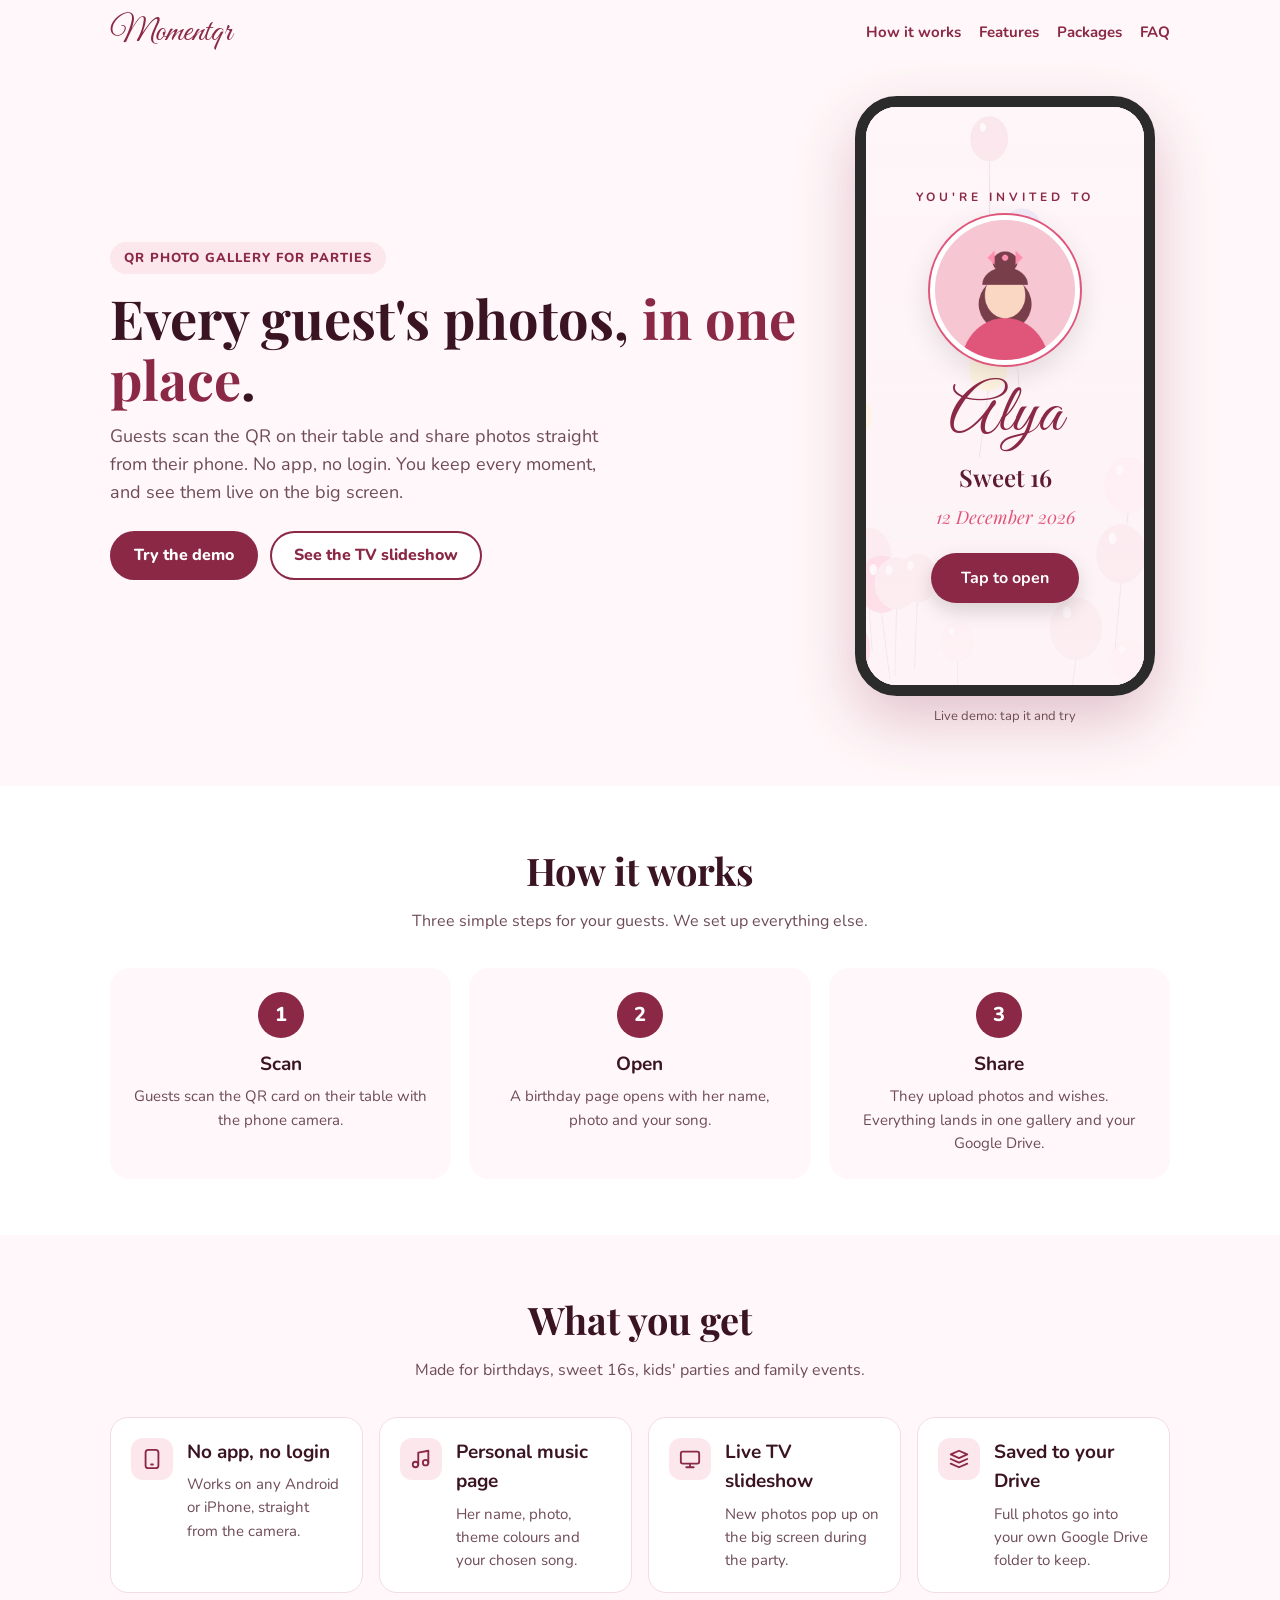
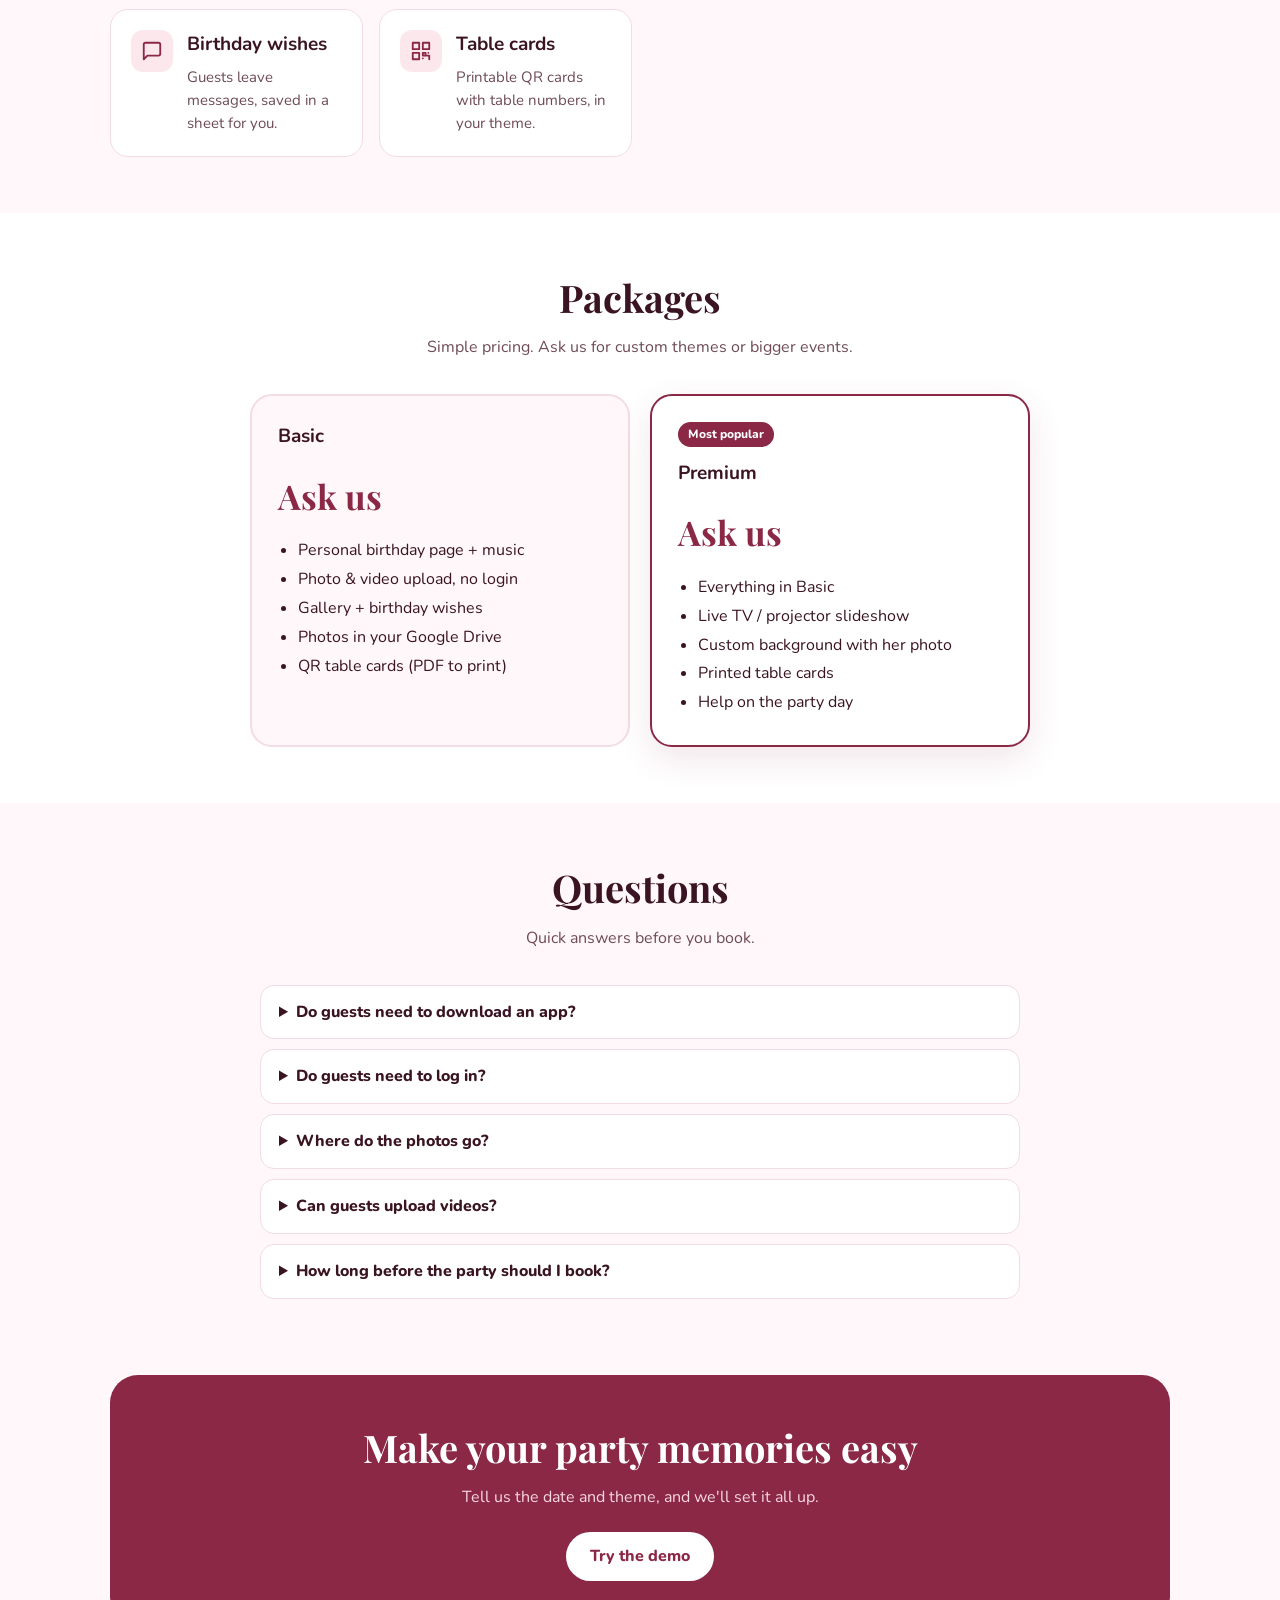
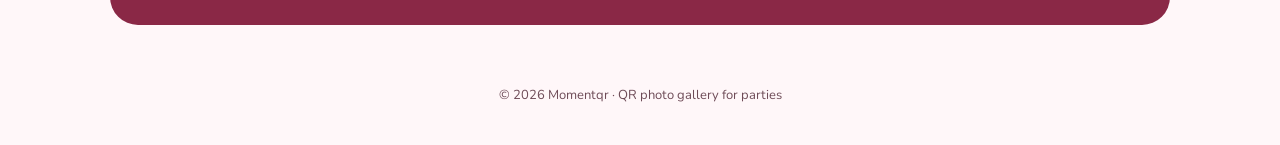
<file: index.html>
<!doctype html>
<html lang="en">
<head>
<meta charset="utf-8">
<meta name="viewport" content="width=device-width, initial-scale=1">
<title>Momentqr · QR Photo Gallery for Birthdays &amp; Parties</title>
<meta name="description" content="Guests scan a QR, upload photos with no app and no login, and everything lands in one gallery. Music page, live TV slideshow and table cards included.">

<script>
/* Default business settings. Real values are saved from the Studio and loaded online. */
const BIZ = {
  WHATSAPP: "",                 // e.g. "60123456789"  (country code, no + or spaces). Empty = button hidden
  WA_TEXT:  "Hi Momentqr! I'm interested in the QR photo gallery for my party.",
  BASIC_PRICE:   "",
  PREMIUM_PRICE: ""
};
</script>

<script src="app/config.js?v=20261128a"></script>
<link rel="preconnect" href="https://fonts.googleapis.com">
<link rel="preconnect" href="https://fonts.gstatic.com" crossorigin>
<link href="https://fonts.googleapis.com/css2?family=Great+Vibes&family=Playfair+Display:wght@500;600;700&family=Nunito:wght@400;600;700;800&display=swap" rel="stylesheet">
<style>
:root{--bg:#FFF7F9;--soft:#FBE7EC;--main:#8A2846;--ink:#3A1422;--accent:#E0567A;--muted:#6E4B57}
*{box-sizing:border-box}
html{scroll-behavior:smooth}
body{margin:0;font-family:Nunito,system-ui,sans-serif;color:var(--ink);background:var(--bg);line-height:1.55}
a{color:var(--main)}a:hover{color:#5E1A30}
.wrap{max-width:1100px;margin:0 auto;padding:0 20px}
nav{display:flex;justify-content:space-between;align-items:center;padding:16px 0;flex-wrap:wrap;gap:10px}
.logo{font-family:"Great Vibes",cursive;font-size:34px;color:var(--main);text-decoration:none;line-height:1}
.nav-links{display:flex;gap:18px;flex-wrap:wrap;font-weight:700;font-size:15px}
.nav-links a{text-decoration:none}
.btn{display:inline-flex;align-items:center;justify-content:center;gap:8px;min-height:48px;padding:12px 24px;border-radius:999px;font-weight:800;font-size:16px;text-decoration:none;border:0;cursor:pointer}
.btn.main{background:var(--main);color:#fff}.btn.main:hover{background:#6F1F38;color:#fff}
.btn.ghost{background:#fff;color:var(--main);box-shadow:inset 0 0 0 2px var(--main)}
.btn.wa{background:#1F8A4C;color:#fff}.btn.wa:hover{background:#176B3B;color:#fff}
.hero{display:flex;flex-wrap:wrap;gap:40px;align-items:center;padding:30px 0 60px}
.hero-text{flex:1 1 420px;min-width:0}
.kick{display:inline-block;background:var(--soft);color:var(--main);font-weight:800;font-size:13px;letter-spacing:1px;text-transform:uppercase;padding:6px 14px;border-radius:99px}
h1{font-family:"Playfair Display",Georgia,serif;font-size:clamp(34px,5vw,54px);line-height:1.12;margin:14px 0 14px;color:var(--ink)}
h1 em{font-style:normal;color:var(--main)}
.lead{font-size:18px;color:var(--muted);margin:0 0 24px;max-width:520px}
.cta{display:flex;gap:12px;flex-wrap:wrap}
.hero-phone{flex:0 1 330px;margin:0 auto;display:flex;flex-direction:column;align-items:center;gap:10px}
.phone{width:300px;max-width:100%;height:600px;border:11px solid #2B2B2B;border-radius:42px;overflow:hidden;background:#fff;box-shadow:0 24px 60px rgba(138,40,70,.25)}
.phone iframe{width:100%;height:100%;border:0;display:block}
.small{font-size:13px;color:var(--muted)}
section{padding:56px 0}
section.alt{background:#fff}
h2{font-family:"Playfair Display",Georgia,serif;font-size:clamp(28px,3.6vw,38px);margin:0 0 8px;text-align:center}
.sub{text-align:center;color:var(--muted);margin:0 auto 34px;max-width:560px}
.steps{display:grid;grid-template-columns:repeat(auto-fit,minmax(220px,1fr));gap:18px}
.step{background:var(--bg);border-radius:20px;padding:24px;text-align:center}
.num{width:46px;height:46px;border-radius:50%;background:var(--main);color:#fff;font-weight:800;font-size:20px;display:flex;align-items:center;justify-content:center;margin:0 auto 12px}
.step h3,.feat h3,.pkg h3{margin:0 0 6px;font-size:19px}
.step p,.feat p{margin:0;color:var(--muted);font-size:15px}
.feats{display:grid;grid-template-columns:repeat(auto-fit,minmax(240px,1fr));gap:16px}
.feat{background:#fff;border:1px solid #F3DCE3;border-radius:18px;padding:20px;display:flex;gap:14px;align-items:flex-start}
.ico{flex:0 0 42px;height:42px;border-radius:12px;background:var(--soft);display:flex;align-items:center;justify-content:center;color:var(--main)}
.pkgs{display:grid;grid-template-columns:repeat(auto-fit,minmax(260px,1fr));gap:20px;max-width:780px;margin:0 auto}
.pkg{background:var(--bg);border-radius:22px;padding:26px;border:2px solid #F3DCE3;display:flex;flex-direction:column;gap:12px}
.pkg.best{border-color:var(--main);background:#fff;box-shadow:0 12px 34px rgba(138,40,70,.12)}
.tag{align-self:flex-start;background:var(--main);color:#fff;font-size:12px;font-weight:800;padding:3px 10px;border-radius:99px}
.price{font-family:"Playfair Display",Georgia,serif;font-size:34px;font-weight:700;color:var(--main)}
.pkg ul{margin:0;padding-left:20px;color:var(--ink)}
.pkg li{margin:4px 0}
.faq{max-width:760px;margin:0 auto;display:flex;flex-direction:column;gap:10px}
details{background:#fff;border:1px solid #F3DCE3;border-radius:14px;padding:14px 18px}
summary{font-weight:800;cursor:pointer}
details p{margin:8px 0 0;color:var(--muted)}
.final{text-align:center;background:var(--main);color:#fff;border-radius:28px;padding:44px 24px;margin:20px 0 40px}
.final h2{color:#fff}
.final p{color:#F9D8E2;margin:0 0 22px}
.final .btn.ghost{box-shadow:none}
footer{text-align:center;padding:20px 0 40px;font-size:13px;color:var(--muted)}
</style>
</head>
<body>
<div class="wrap">
  <nav>
    <a class="logo" href="#">Momentqr</a>
    <div class="nav-links"><a href="#how">How it works</a><a href="#features">Features</a><a href="#packages">Packages</a><a href="#faq">FAQ</a></div>
  </nav>

  <div class="hero">
    <div class="hero-text">
      <span class="kick">QR photo gallery for parties</span>
      <h1>Every guest's photos, <em>in one place</em>.</h1>
      <p class="lead">Guests scan the QR on their table and share photos straight from their phone. No app, no login. You keep every moment, and see them live on the big screen.</p>
      <div class="cta">
        <a class="btn main" href="demo/index.html" target="_blank" rel="noopener">Try the demo</a>
        <a class="btn ghost" href="demo/tv.html" target="_blank" rel="noopener">See the TV slideshow</a>
      </div>
    </div>
    <div class="hero-phone">
      <div class="phone"><iframe src="demo/index.html" title="Demo of a birthday photo page" loading="lazy"></iframe></div>
      <span class="small">Live demo: tap it and try</span>
    </div>
  </div>
</div>

<section class="alt" id="how">
  <div class="wrap">
    <h2>How it works</h2>
    <p class="sub">Three simple steps for your guests. We set up everything else.</p>
    <div class="steps">
      <div class="step"><div class="num">1</div><h3>Scan</h3><p>Guests scan the QR card on their table with the phone camera.</p></div>
      <div class="step"><div class="num">2</div><h3>Open</h3><p>A birthday page opens with her name, photo and your song.</p></div>
      <div class="step"><div class="num">3</div><h3>Share</h3><p>They upload photos and wishes. Everything lands in one gallery and your Google Drive.</p></div>
    </div>
  </div>
</section>

<section id="features">
  <div class="wrap">
    <h2>What you get</h2>
    <p class="sub">Made for birthdays, sweet 16s, kids' parties and family events.</p>
    <div class="feats">
      <div class="feat"><div class="ico"><svg width="22" height="22" viewBox="0 0 24 24" fill="none" stroke="currentColor" stroke-width="2" stroke-linecap="round" stroke-linejoin="round" aria-hidden="true"><rect x="5" y="2" width="14" height="20" rx="3"/><path d="M11 18h2"/></svg></div><div><h3>No app, no login</h3><p>Works on any Android or iPhone, straight from the camera.</p></div></div>
      <div class="feat"><div class="ico"><svg width="22" height="22" viewBox="0 0 24 24" fill="none" stroke="currentColor" stroke-width="2" stroke-linecap="round" stroke-linejoin="round" aria-hidden="true"><path d="M9 18V5l11-2v13"/><circle cx="6" cy="18" r="3"/><circle cx="17" cy="16" r="3"/></svg></div><div><h3>Personal music page</h3><p>Her name, photo, theme colours and your chosen song.</p></div></div>
      <div class="feat"><div class="ico"><svg width="22" height="22" viewBox="0 0 24 24" fill="none" stroke="currentColor" stroke-width="2" stroke-linecap="round" stroke-linejoin="round" aria-hidden="true"><rect x="2" y="4" width="20" height="13" rx="2"/><path d="M8 21h8M12 17v4"/></svg></div><div><h3>Live TV slideshow</h3><p>New photos pop up on the big screen during the party.</p></div></div>
      <div class="feat"><div class="ico"><svg width="22" height="22" viewBox="0 0 24 24" fill="none" stroke="currentColor" stroke-width="2" stroke-linecap="round" stroke-linejoin="round" aria-hidden="true"><path d="M3 7l9-4 9 4-9 4-9-4z"/><path d="M3 12l9 4 9-4M3 17l9 4 9-4"/></svg></div><div><h3>Saved to your Drive</h3><p>Full photos go into your own Google Drive folder to keep.</p></div></div>
      <div class="feat"><div class="ico"><svg width="22" height="22" viewBox="0 0 24 24" fill="none" stroke="currentColor" stroke-width="2" stroke-linecap="round" stroke-linejoin="round" aria-hidden="true"><path d="M21 15a2 2 0 0 1-2 2H7l-4 4V5a2 2 0 0 1 2-2h14a2 2 0 0 1 2 2z"/></svg></div><div><h3>Birthday wishes</h3><p>Guests leave messages, saved in a sheet for you.</p></div></div>
      <div class="feat"><div class="ico"><svg width="22" height="22" viewBox="0 0 24 24" fill="none" stroke="currentColor" stroke-width="2" stroke-linecap="round" stroke-linejoin="round" aria-hidden="true"><rect x="3" y="3" width="7" height="7"/><rect x="14" y="3" width="7" height="7"/><rect x="3" y="14" width="7" height="7"/><path d="M14 14h3v3h-3zM20 14v.01M14 20h.01M17 17h4v4"/></svg></div><div><h3>Table cards</h3><p>Printable QR cards with table numbers, in your theme.</p></div></div>
    </div>
  </div>
</section>

<section class="alt" id="packages">
  <div class="wrap">
    <h2>Packages</h2>
    <p class="sub">Simple pricing. Ask us for custom themes or bigger events.</p>
    <div class="pkgs">
      <div class="pkg">
        <h3>Basic</h3>
        <div class="price" id="pBasic"></div>
        <ul><li>Personal birthday page + music</li><li>Photo &amp; video upload, no login</li><li>Gallery + birthday wishes</li><li>Photos in your Google Drive</li><li>QR table cards (PDF to print)</li></ul>
      </div>
      <div class="pkg best">
        <span class="tag">Most popular</span>
        <h3>Premium</h3>
        <div class="price" id="pPremium"></div>
        <ul><li>Everything in Basic</li><li>Live TV / projector slideshow</li><li>Custom background with her photo</li><li>Printed table cards</li><li>Help on the party day</li></ul>
      </div>
    </div>
  </div>
</section>

<section id="faq">
  <div class="wrap">
    <h2>Questions</h2>
    <p class="sub">Quick answers before you book.</p>
    <div class="faq">
      <details><summary>Do guests need to download an app?</summary><p>No. They scan the QR with the phone camera and the page opens in the browser.</p></details>
      <details><summary>Do guests need to log in?</summary><p>No login needed. They just pick photos and tap upload.</p></details>
      <details><summary>Where do the photos go?</summary><p>Into a Google Drive folder that belongs to you, in full quality. You can download everything after the party.</p></details>
      <details><summary>Can guests upload videos?</summary><p>Yes, short clips (about 15 to 30 seconds).</p></details>
      <details><summary>How long before the party should I book?</summary><p>At least 3 days before, so we can set up your page and print the cards.</p></details>
    </div>
  </div>
</section>

<div class="wrap">
  <div class="final">
    <h2>Make your party memories easy</h2>
    <p>Tell us the date and theme, and we'll set it all up.</p>
    <div class="cta" style="justify-content:center">
      <a class="btn wa" id="waBtn" href="#" target="_blank" rel="noopener">
        <svg width="20" height="20" viewBox="0 0 24 24" fill="none" stroke="currentColor" stroke-width="2" stroke-linecap="round" stroke-linejoin="round" aria-hidden="true"><path d="M21 11.5a8.4 8.4 0 0 1-12.3 7.5L3 21l2-5.5A8.4 8.4 0 1 1 21 11.5z"/></svg>
        WhatsApp us
      </a>
      <a class="btn ghost" href="demo/index.html" target="_blank" rel="noopener">Try the demo</a>
    </div>
  </div>
</div>

<footer>&copy; <span id="yr"></span> Momentqr · QR photo gallery for parties</footer>

<script>
(function(){
  document.getElementById('yr').textContent = new Date().getFullYear();
  function apply(b){
    document.getElementById('pBasic').textContent = b.BASIC_PRICE || 'Ask us';
    document.getElementById('pPremium').textContent = b.PREMIUM_PRICE || 'Ask us';
    const wa = document.getElementById('waBtn');
    if (/^\d{8,15}$/.test(b.WHATSAPP || '')) { wa.href = 'https://wa.me/' + b.WHATSAPP + '?text=' + encodeURIComponent(b.WA_TEXT || ''); wa.style.display = ''; }
    else wa.style.display = 'none';
  }
  apply({ WHATSAPP: '', BASIC_PRICE: '', PREMIUM_PRICE: '' });
  if (window.MOMENTQR_API) fetch(window.MOMENTQR_API + '?action=biz').then(r => r.json()).then(r => { if (r.ok) apply(Object.assign({}, BIZ, r.biz)); }).catch(() => {});
})();
</script>
</body>
</html>
</file>
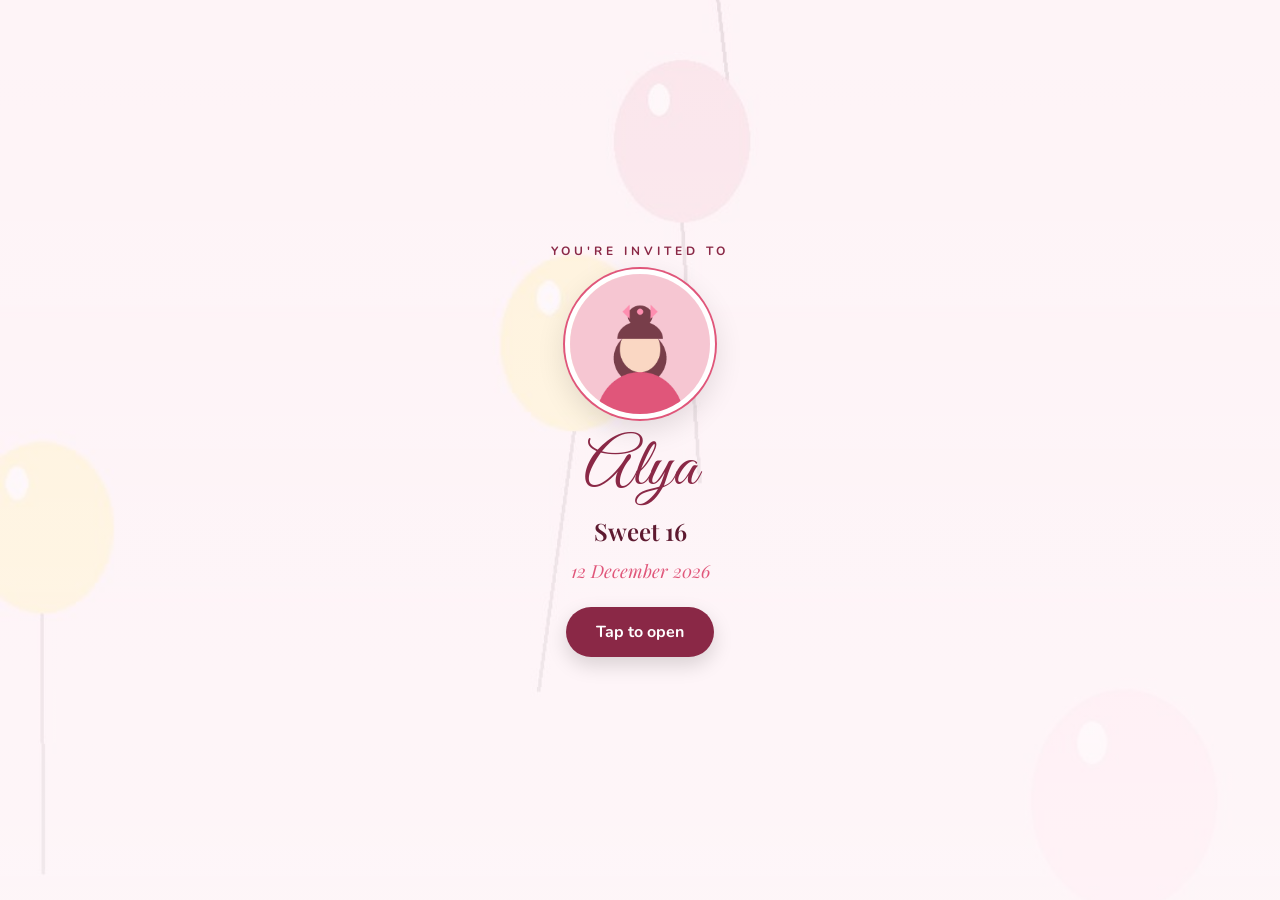
<file: demo/index.html>
<!doctype html>
<html lang="en">
<head>
<meta charset="utf-8">
<meta name="viewport" content="width=device-width, initial-scale=1, viewport-fit=cover">
<title>Birthday Gallery</title>
<script>
const SETTINGS = {
  NAME        : "Alya",
  TITLE       : "Sweet 16",
  DATE        : "12 December 2026",
  INVITE_LINE : "You're invited to",
  MESSAGE     : "This is a demo page. Try Tap to open, upload and wishes (nothing is saved in the demo).",
  THEME       : "blush",
  BG_COLOR    : "",
  BG_IMAGE    : "../library/backgrounds/pink-balloons.jpg",
  SONG        : "",
  PHOTO       : "photo.jpg",
  UPLOAD_LINK : ""
};
</script>
<link rel="preconnect" href="https://fonts.googleapis.com">
<link rel="preconnect" href="https://fonts.gstatic.com" crossorigin>
<link href="https://fonts.googleapis.com/css2?family=Great+Vibes&family=Playfair+Display:ital,wght@0,500;0,600;1,500&family=Pinyon+Script&family=Cormorant+Garamond:ital,wght@0,500;0,600;1,500&family=Fredoka:wght@400;500;600;700&family=Nunito:wght@400;600;700&display=swap" rel="stylesheet">
<link rel="stylesheet" href="../app/style.css?v=20261128a">
</head>
<body>
<script src="../app/text.js?v=20261128a"></script>
<script src="../app/app.js?v=20261128a"></script>
</body>
</html>
</file>
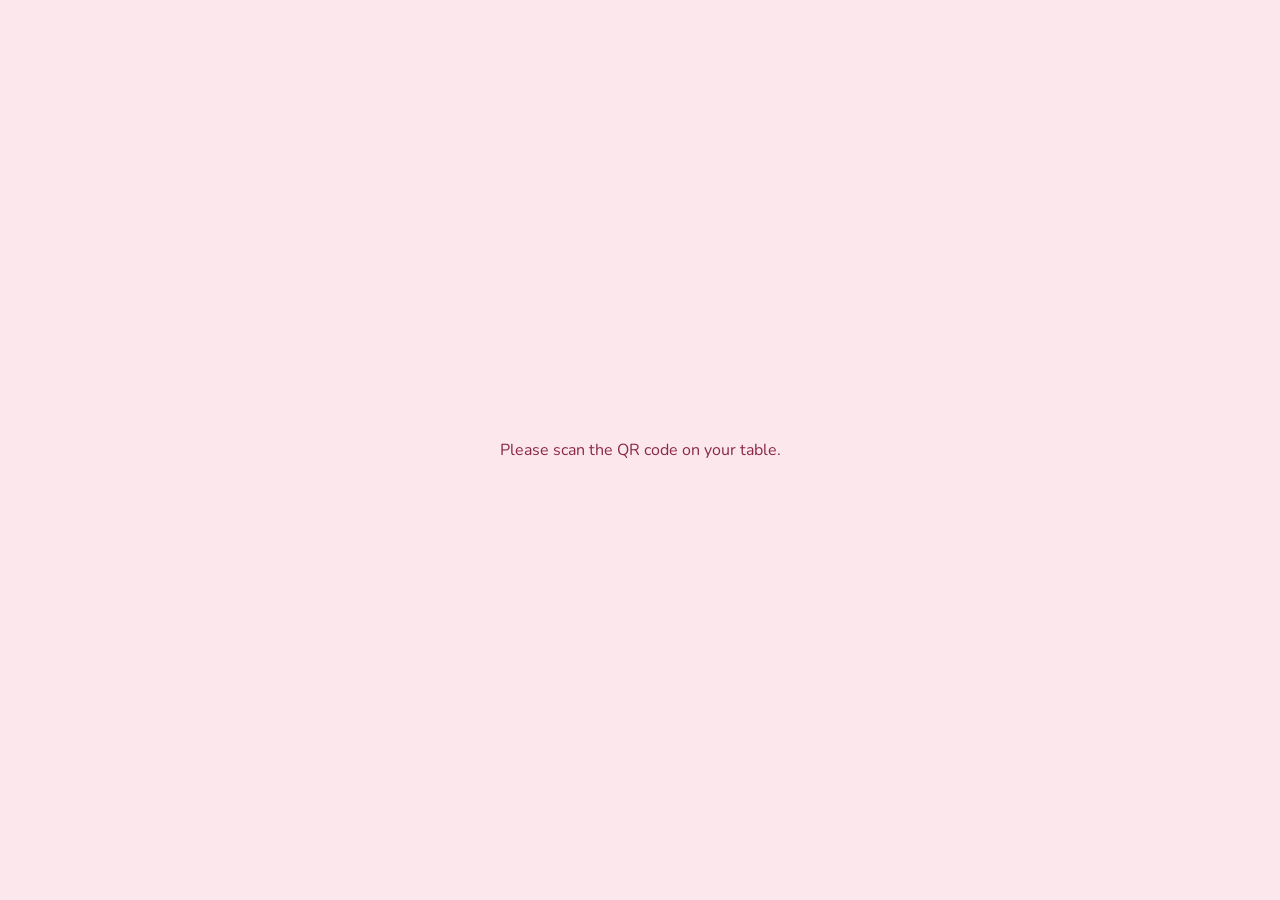
<file: p/index.html>
<!doctype html>
<html lang="en">
<head>
<meta charset="utf-8">
<meta name="viewport" content="width=device-width, initial-scale=1, viewport-fit=cover">
<title>Birthday Gallery</title>
<link rel="preconnect" href="https://fonts.googleapis.com">
<link rel="preconnect" href="https://fonts.gstatic.com" crossorigin>
<link href="https://fonts.googleapis.com/css2?family=Great+Vibes&family=Playfair+Display:ital,wght@0,500;0,600;1,500&family=Pinyon+Script&family=Cormorant+Garamond:ital,wght@0,500;0,600;1,500&family=Fredoka:wght@400;500;600;700&family=Nunito:wght@400;600;700&display=swap" rel="stylesheet">
<link rel="stylesheet" href="../app/style.css?v=20261128a">
<style>
#boot{position:fixed;inset:0;display:flex;flex-direction:column;align-items:center;justify-content:center;gap:14px;background:#FBE7EC;color:#8A2846;font-family:Nunito,system-ui,sans-serif;text-align:center;padding:24px;z-index:9}
#boot .spin{width:42px;height:42px;border-radius:50%;border:4px solid #F4C6D2;border-top-color:#8A2846;animation:s 1s linear infinite}
@keyframes s{to{transform:rotate(360deg)}}
</style>
<script src="../app/config.js?v=20261128a"></script>
<script src="../app/text.js?v=20261128a"></script>
</head>
<body>
<div id="boot" role="status"><div class="spin" aria-hidden="true"></div><div id="bootMsg">Opening the party page...</div></div>
<script>
(function(){
  const API = window.MOMENTQR_API;
  const code = (new URLSearchParams(location.search).get('c') || location.hash.slice(1) || '').toLowerCase().replace(/[^a-z0-9-]/g, '');
  const fail = t => { document.querySelector('#boot .spin').style.display = 'none'; document.getElementById('bootMsg').textContent = t; };
  if (!API) return fail('This site is not connected yet.');
  if (!code) return fail('Please scan the QR code on your table.');
  const thumb = (id, w) => 'https://drive.google.com/thumbnail?id=' + encodeURIComponent(id) + '&sz=w' + w;
  fetch(API + '?action=client&code=' + encodeURIComponent(code)).then(r => r.json()).then(r => {
    if (!r.ok) return fail(r.error === 'not_found' ? 'Party page not found. Please check the QR code.' : 'Something went wrong. Please try again.');
    const c = r.client;
    window.SETTINGS = {
      NAME: c.NAME, TITLE: c.TITLE, DATE: c.DATE, INVITE_LINE: c.INVITE_LINE, MESSAGE: c.MESSAGE,
      THEME: c.THEME, BG_COLOR: c.BG_COLOR, EVENT: c.EVENT, LANG: c.LANG, HEADLINE: c.HEADLINE,
      BG_IMAGE: c.bgId ? thumb(c.bgId, 1600) : (c.BG_LIBRARY ? '../library/backgrounds/' + c.BG_LIBRARY + '.jpg' : ''),
      PHOTO: c.photoId ? thumb(c.photoId, 600) : '', PHOTO_ID: c.photoId || '',
      SONG: '', OPEN: c.OPEN, CODE: code, UPLOAD_LINK: API
    };
    const sc = document.createElement('script');
    sc.src = '../app/app.js?v=20261128a';
    sc.onload = () => {
      document.getElementById('boot').remove();
      if (c.bgId) { const t = new Image(); t.onerror = () => fetch(API + '?action=img&size=big&id=' + c.bgId + '&code=' + encodeURIComponent(code)).then(r => r.json()).then(r => { if (r.ok) document.getElementById('bgimg').style.backgroundImage = 'url("data:' + r.mime + ';base64,' + r.data + '")'; }).catch(() => {}); t.src = window.SETTINGS.BG_IMAGE; }
      if (c.hasSong) fetch(API + '?action=song&code=' + encodeURIComponent(code)).then(r => r.json()).then(s => {
        if (!s.ok) return;
        const bin = atob(s.data), u8 = new Uint8Array(bin.length);
        for (let i = 0; i < bin.length; i++) u8[i] = bin.charCodeAt(i);
        window.setSong && window.setSong(URL.createObjectURL(new Blob([u8], { type: s.mime || 'audio/mpeg' })));
      }).catch(() => {});
    };
    document.body.appendChild(sc);
  }).catch(() => fail('Cannot reach the party server right now. Please try again in a minute.'));
})();
</script>
</body>
</html>
</file>
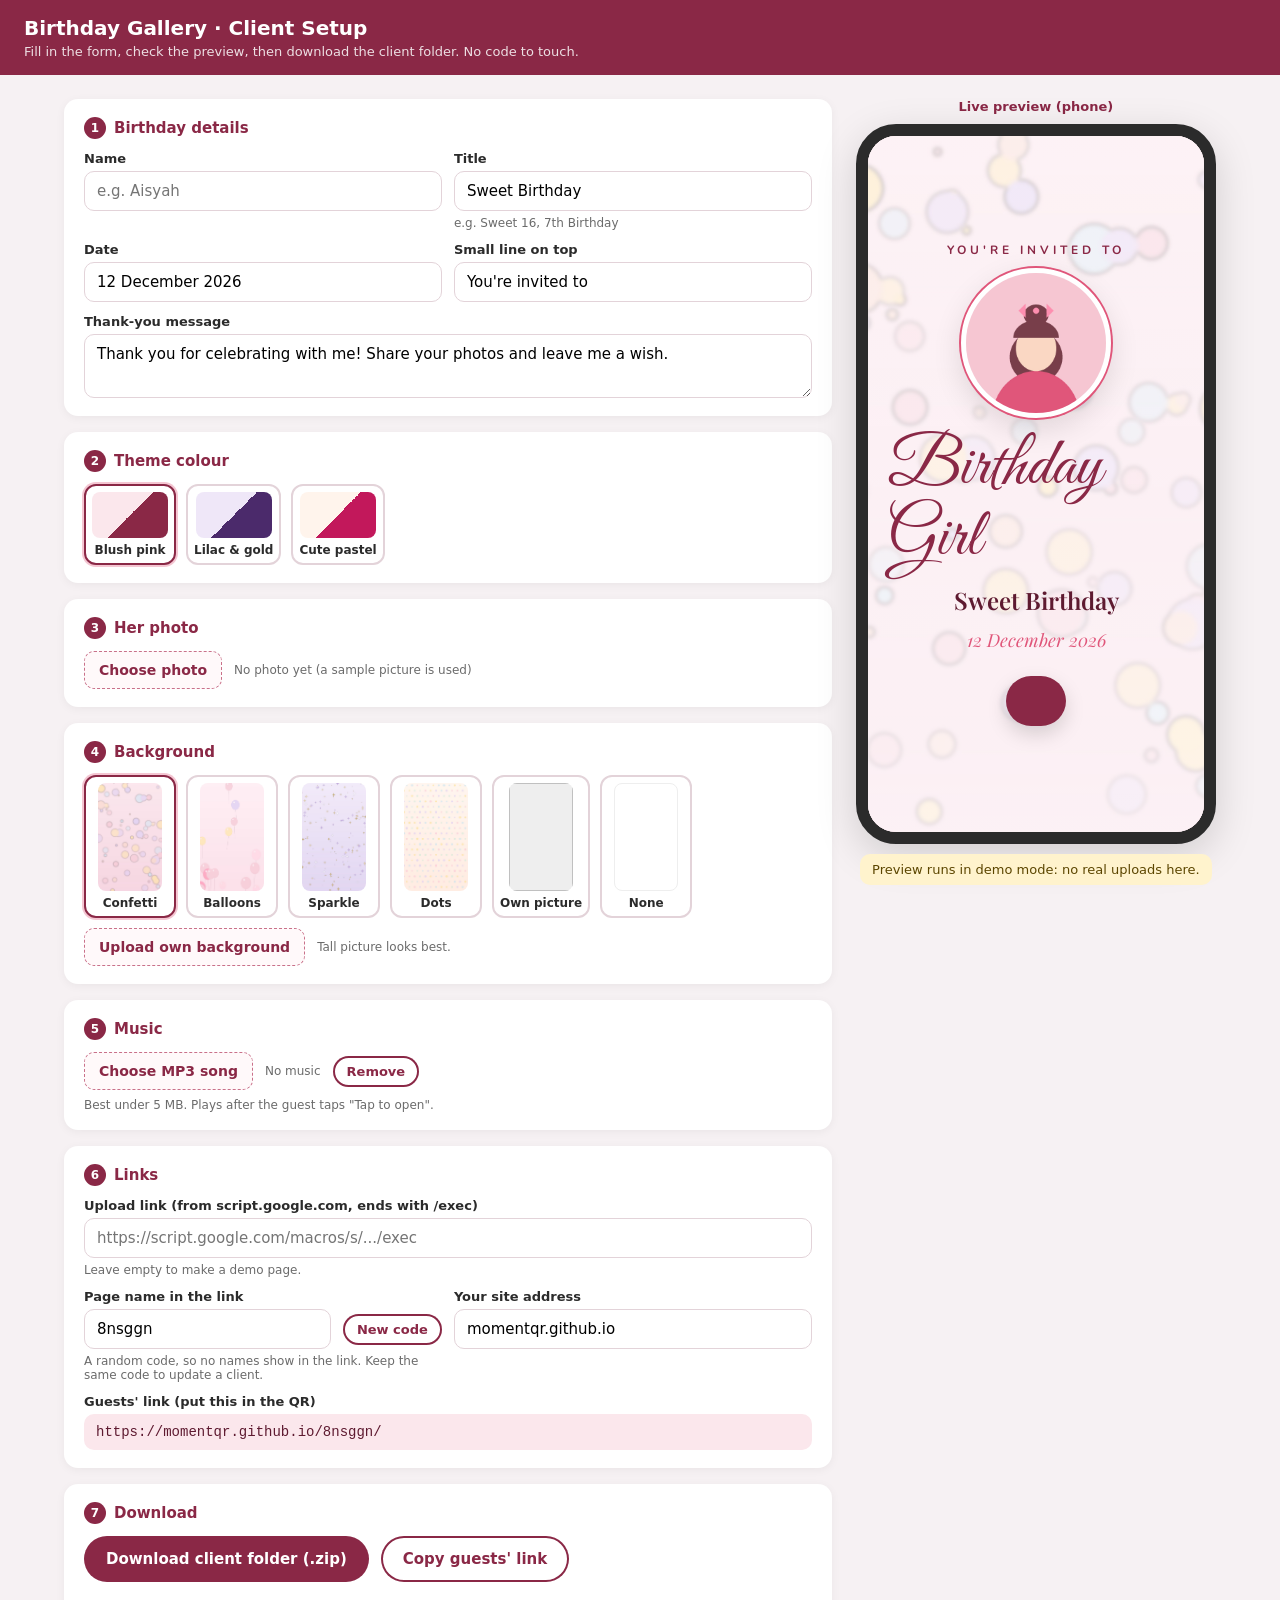
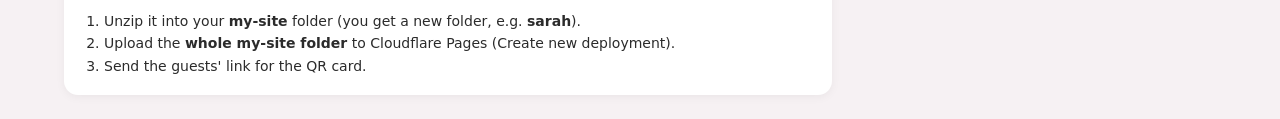
<file: setup/index.html>
<!doctype html>
<html lang="en">
<head>
<meta charset="utf-8">
<meta name="viewport" content="width=device-width, initial-scale=1">
<title>Birthday Gallery - Client Setup</title>
<style>
*{box-sizing:border-box}
body{margin:0;font-family:system-ui,-apple-system,"Segoe UI",Roboto,sans-serif;background:#F6F1F3;color:#2B2B2B}
header{background:#8A2846;color:#fff;padding:16px 24px}
header h1{margin:0;font-size:20px}
header p{margin:4px 0 0;font-size:13px;opacity:.85}
.wrap{display:flex;flex-wrap:wrap;gap:24px;padding:24px;max-width:1200px;margin:0 auto;align-items:flex-start}
form{flex:999 1 520px;min-width:0;display:flex;flex-direction:column;gap:16px}
.box{background:#fff;border-radius:14px;padding:18px 20px;box-shadow:0 2px 10px rgba(0,0,0,.05)}
.box h2{margin:0 0 12px;font-size:15px;color:#8A2846;display:flex;gap:8px;align-items:center}
.box h2 span{background:#8A2846;color:#fff;border-radius:50%;width:22px;height:22px;display:inline-flex;align-items:center;justify-content:center;font-size:12px}
.row{display:grid;grid-template-columns:repeat(2,minmax(0,1fr));gap:12px}
.field{display:flex;flex-direction:column;gap:5px}
.field.full{grid-column:1/-1}
label{font-size:13px;font-weight:600}
.help{font-size:12px;color:#6B6B6B}
input[type=text],input[type=url],input[type=date],textarea,select{font:inherit;font-size:15px;padding:10px 12px;border:1.5px solid #E3D3D9;border-radius:10px;background:#fff;width:100%}
input:focus,textarea:focus,select:focus{outline:2px solid #E0567A;outline-offset:1px;border-color:#E0567A}
textarea{min-height:64px;resize:vertical}
.choices{display:flex;flex-wrap:wrap;gap:10px}
.choice{position:relative;border:2px solid #E3D3D9;border-radius:12px;padding:6px;background:#fff;cursor:pointer;text-align:center;font-size:12px;font-weight:600;min-width:92px}
.choice input{position:absolute;opacity:0;pointer-events:none}
.choice:has(input:checked){border-color:#8A2846;box-shadow:0 0 0 2px #F4C6D2}
.choice:has(input:focus-visible){outline:2px solid #E0567A}
.sw{width:76px;height:46px;border-radius:8px;margin:0 auto 5px}
.bgthumb{width:64px;height:108px;border-radius:8px;object-fit:cover;display:block;margin:0 auto 5px;background:#eee}
.filebtn{display:inline-flex;align-items:center;gap:8px;border:1.5px dashed #C9718A;border-radius:10px;padding:10px 14px;color:#8A2846;font-weight:600;font-size:14px;cursor:pointer;background:#FFF9FA}
.filebtn input{display:none}
.filename{font-size:12px;color:#6B6B6B}
.photoprev{width:64px;height:64px;border-radius:50%;object-fit:cover;border:2px solid #F4C6D2;display:none}
.inline{display:flex;gap:12px;align-items:center;flex-wrap:wrap}
.linkbox{font-family:ui-monospace,Consolas,monospace;font-size:14px;background:#FBE7EC;color:#5E1A30;padding:10px 12px;border-radius:10px;word-break:break-all}
.btn{font:inherit;font-weight:700;font-size:15px;border:0;border-radius:999px;padding:13px 22px;cursor:pointer;min-height:46px}
.btn.main{background:#8A2846;color:#fff}
.btn.sec{background:#fff;color:#8A2846;box-shadow:inset 0 0 0 2px #8A2846}
.btn:disabled{opacity:.5;cursor:not-allowed}
.msg{font-size:14px;font-weight:600;min-height:20px}
.msg.err{color:#B3261E}.msg.ok{color:#1E6B3A}
aside{flex:1 1 360px;position:sticky;top:16px;display:flex;flex-direction:column;align-items:center;gap:10px}
.phone{width:360px;max-width:100%;height:720px;border:12px solid #2B2B2B;border-radius:40px;overflow:hidden;background:#fff;box-shadow:0 12px 40px rgba(0,0,0,.15)}
.phone iframe{width:100%;height:100%;border:0;display:block}
.prevhead{font-size:13px;font-weight:700;color:#8A2846}
ol.next{margin:8px 0 0;padding-left:20px;font-size:14px;line-height:1.6}
.warn{font-size:13px;background:#FFF3CD;color:#5C4600;border-radius:10px;padding:8px 12px}
</style>
</head>
<body>
<header>
  <h1>Birthday Gallery · Client Setup</h1>
  <p>Fill in the form, check the preview, then download the client folder. No code to touch.</p>
</header>

<div class="wrap">
<form id="f" autocomplete="off">

  <div class="box">
    <h2><span>1</span>Birthday details</h2>
    <div class="row">
      <div class="field"><label for="name">Name</label><input type="text" id="name" value="" placeholder="e.g. Aisyah" maxlength="30"></div>
      <div class="field"><label for="title">Title</label><input type="text" id="title" value="Sweet Birthday" maxlength="40"><span class="help">e.g. Sweet 16, 7th Birthday</span></div>
      <div class="field"><label for="date">Date</label><input type="text" id="date" value="12 December 2026" maxlength="40"></div>
      <div class="field"><label for="invite">Small line on top</label><input type="text" id="invite" value="You're invited to" maxlength="40"></div>
      <div class="field full"><label for="message">Thank-you message</label><textarea id="message" maxlength="200">Thank you for celebrating with me! Share your photos and leave me a wish.</textarea></div>
    </div>
  </div>

  <div class="box">
    <h2><span>2</span>Theme colour</h2>
    <div class="choices" id="themes">
      <label class="choice"><input type="radio" name="theme" value="blush" checked><div class="sw" style="background:linear-gradient(135deg,#FBE7EC 50%,#8A2846 50%)"></div>Blush pink</label>
      <label class="choice"><input type="radio" name="theme" value="lilac"><div class="sw" style="background:linear-gradient(135deg,#EFE7F8 50%,#4B2A6B 50%)"></div>Lilac &amp; gold</label>
      <label class="choice"><input type="radio" name="theme" value="pastel"><div class="sw" style="background:linear-gradient(135deg,#FFF4EC 50%,#C2185B 50%)"></div>Cute pastel</label>
    </div>
  </div>

  <div class="box">
    <h2><span>3</span>Her photo</h2>
    <div class="inline">
      <img class="photoprev" id="photoPrev" alt="Her photo preview">
      <label class="filebtn">Choose photo<input type="file" id="photo" accept="image/*"></label>
      <span class="filename" id="photoName">No photo yet (a sample picture is used)</span>
    </div>
  </div>

  <div class="box">
    <h2><span>4</span>Background</h2>
    <div class="choices" id="bgs">
      <label class="choice"><input type="radio" name="bg" value="../library/backgrounds/pink-confetti.jpg" checked><img class="bgthumb" src="../library/backgrounds/pink-confetti.jpg" alt="">Confetti</label>
      <label class="choice"><input type="radio" name="bg" value="../library/backgrounds/pink-balloons.jpg"><img class="bgthumb" src="../library/backgrounds/pink-balloons.jpg" alt="">Balloons</label>
      <label class="choice"><input type="radio" name="bg" value="../library/backgrounds/lilac-sparkle.jpg"><img class="bgthumb" src="../library/backgrounds/lilac-sparkle.jpg" alt="">Sparkle</label>
      <label class="choice"><input type="radio" name="bg" value="../library/backgrounds/pastel-dots.jpg"><img class="bgthumb" src="../library/backgrounds/pastel-dots.jpg" alt="">Dots</label>
      <label class="choice"><input type="radio" name="bg" value="own"><img class="bgthumb" id="ownBgThumb" alt=""><span id="ownBgLabel">Own picture</span></label>
      <label class="choice"><input type="radio" name="bg" value=""><div class="bgthumb" style="background:#fff;border:1px solid #eee"></div>None</label>
    </div>
    <div class="inline" style="margin-top:10px">
      <label class="filebtn">Upload own background<input type="file" id="ownBg" accept="image/*"></label>
      <span class="help">Tall picture looks best.</span>
    </div>
  </div>

  <div class="box">
    <h2><span>5</span>Music</h2>
    <div class="inline">
      <label class="filebtn">Choose MP3 song<input type="file" id="song" accept="audio/mpeg,audio/mp3,audio/*"></label>
      <span class="filename" id="songName">No music</span>
      <button type="button" class="btn sec" id="clearSong" style="padding:8px 14px;min-height:0;font-size:13px">Remove</button>
    </div>
    <p class="help" style="margin:8px 0 0">Best under 5 MB. Plays after the guest taps "Tap to open".</p>
  </div>

  <div class="box">
    <h2><span>6</span>Links</h2>
    <div class="row">
      <div class="field full"><label for="upload">Upload link (from script.google.com, ends with /exec)</label><input type="url" id="upload" placeholder="https://script.google.com/macros/s/.../exec"><span class="help">Leave empty to make a demo page.</span></div>
      <div class="field"><label for="slug">Page name in the link</label><div class="inline"><input type="text" id="slug" value="" maxlength="40" style="flex:1;min-width:120px"><button type="button" class="btn sec" id="newCode" style="padding:8px 14px;min-height:0;font-size:13px">New code</button></div><span class="help">A random code, so no names show in the link. Keep the same code to update a client.</span></div>
      <div class="field"><label for="site">Your site address</label><input type="text" id="site" value="momentqr.github.io" placeholder="momentqr.github.io"></div>
      <div class="field full"><label>Guests' link (put this in the QR)</label><div class="linkbox" id="finalLink"></div></div>
    </div>
  </div>

  <div class="box">
    <h2><span>7</span>Download</h2>
    <div class="inline">
      <button type="button" class="btn main" id="download">Download client folder (.zip)</button>
      <button type="button" class="btn sec" id="copyLink">Copy guests' link</button>
    </div>
    <div class="msg" id="msg" role="status"></div>
    <ol class="next">
      <li>Unzip it into your <b>my-site</b> folder (you get a new folder, e.g. <b>sarah</b>).</li>
      <li>Upload the <b>whole my-site folder</b> to Cloudflare Pages (Create new deployment).</li>
      <li>Send the guests' link for the QR card.</li>
    </ol>
  </div>
</form>

<aside>
  <div class="prevhead">Live preview (phone)</div>
  <div class="phone"><iframe id="preview" title="Phone preview of the birthday page"></iframe></div>
  <div class="warn" id="demoNote">Preview runs in demo mode: no real uploads here.</div>
</aside>
</div>

<script>
(function(){
  const $ = id => document.getElementById(id);
  const files = { photo:null, photoUrl:'', ownBg:null, ownBgUrl:'', song:null, songUrl:'' };
  const ROOT = new URL('../', location.href).href;
  const FONTS = 'https://fonts.googleapis.com/css2?family=Great+Vibes&family=Playfair+Display:ital,wght@0,500;0,600;1,500&family=Pinyon+Script&family=Cormorant+Garamond:ital,wght@0,500;0,600;1,500&family=Fredoka:wght@400;500;600;700&family=Nunito:wght@400;600;700&display=swap';

  const slugify = s => s.toLowerCase().normalize('NFKD').replace(/[̀-ͯ]/g,'').replace(/[^a-z0-9]+/g,'-').replace(/^-+|-+$/g,'').slice(0,40);
  function randomCode(){
    const a = 'abcdefghjkmnpqrstuvwxyz23456789'; let c = '';
    const r = new Uint32Array(6); crypto.getRandomValues(r);
    r.forEach(n => c += a[n % a.length]); return c;
  }
  $('slug').value = randomCode();
  $('slug').addEventListener('input', () => { $('slug').value = slugify($('slug').value) || ''; update(); });
  $('newCode').onclick = () => { $('slug').value = randomCode(); update(); };

  function val(id){ return $(id).value.trim(); }
  function radio(name){ const r = document.querySelector('input[name="'+name+'"]:checked'); return r ? r.value : ''; }

  // ---------- files ----------
  function shrink(file, maxW, maxH, quality){
    return new Promise((res, rej) => {
      const url = URL.createObjectURL(file), img = new Image();
      img.onload = () => {
        const s = Math.min(1, maxW / img.width, maxH / img.height);
        const c = document.createElement('canvas');
        c.width = Math.round(img.width * s); c.height = Math.round(img.height * s);
        c.getContext('2d').drawImage(img, 0, 0, c.width, c.height);
        URL.revokeObjectURL(url);
        c.toBlob(b => b ? res(b) : rej('Could not read picture'), 'image/jpeg', quality);
      };
      img.onerror = () => { URL.revokeObjectURL(url); rej('Could not read picture'); };
      img.src = url;
    });
  }
  $('photo').onchange = async e => {
    const f = e.target.files[0]; if (!f) return;
    try {
      files.photo = await shrink(f, 800, 800, .85);
      if (files.photoUrl) URL.revokeObjectURL(files.photoUrl);
      files.photoUrl = URL.createObjectURL(files.photo);
      $('photoPrev').src = files.photoUrl; $('photoPrev').style.display = 'block';
      $('photoName').textContent = f.name;
      update();
    } catch(err){ msg(String(err), true); }
  };
  $('ownBg').onchange = async e => {
    const f = e.target.files[0]; if (!f) return;
    try {
      files.ownBg = await shrink(f, 1080, 1920, .82);
      if (files.ownBgUrl) URL.revokeObjectURL(files.ownBgUrl);
      files.ownBgUrl = URL.createObjectURL(files.ownBg);
      $('ownBgThumb').src = files.ownBgUrl; $('ownBgLabel').textContent = 'Own picture';
      document.querySelector('input[name="bg"][value="own"]').checked = true;
      update();
    } catch(err){ msg(String(err), true); }
  };
  $('song').onchange = e => {
    const f = e.target.files[0]; if (!f) return;
    if (f.size > 20 * 1024 * 1024) { msg('Song is too big. Please use one under 20 MB (best under 5 MB).', true); return; }
    files.song = f;
    if (files.songUrl) URL.revokeObjectURL(files.songUrl);
    files.songUrl = URL.createObjectURL(f);
    $('songName').textContent = f.name + ' (' + (f.size/1048576).toFixed(1) + ' MB)';
    update();
  };
  $('clearSong').onclick = () => { files.song = null; files.songUrl = ''; $('song').value=''; $('songName').textContent = 'No music'; update(); };

  // ---------- settings ----------
  function settings(forPreview){
    const bgChoice = radio('bg');
    let bg = bgChoice;
    if (bgChoice === 'own') bg = files.ownBg ? (forPreview ? files.ownBgUrl : 'bg.jpg') : '';
    else if (forPreview && bg) bg = ROOT + bg.replace('../','');
    let photo = files.photo ? (forPreview ? files.photoUrl : 'photo.jpg') : (forPreview ? ROOT + 'library/sample-photo.jpg' : 'photo.jpg');
    return {
      NAME: val('name') || 'Birthday Girl',
      TITLE: val('title'),
      DATE: val('date'),
      INVITE_LINE: val('invite'),
      MESSAGE: val('message'),
      THEME: radio('theme') || 'blush',
      BG_COLOR: '',
      BG_IMAGE: bg,
      SONG: files.song ? (forPreview ? files.songUrl : 'song.mp3') : '',
      PHOTO: photo,
      UPLOAD_LINK: forPreview ? '' : val('upload')
    };
  }
  function settingsBlock(s){
    const lines = Object.keys(s).map(k => '  ' + k.padEnd(12) + ': ' + JSON.stringify(s[k]).replace(/</g,'\\u003c'));
    return 'const SETTINGS = {\n' + lines.join(',\n') + '\n};';
  }
  function pageHtml(s, base){
    return '<!doctype html>\n<html lang="en">\n<head>\n<meta charset="utf-8">\n'
      + '<meta name="viewport" content="width=device-width, initial-scale=1, viewport-fit=cover">\n'
      + (base ? '<base href="' + base + '">\n' : '')
      + '<title>Birthday Gallery</title>\n<script>\n/* SETTINGS made with the Setup page. To change, use the Setup page again. */\n'
      + settingsBlock(s) + '\n<\/script>\n'
      + '<link rel="preconnect" href="https://fonts.googleapis.com">\n<link rel="preconnect" href="https://fonts.gstatic.com" crossorigin>\n'
      + '<link href="' + FONTS + '" rel="stylesheet">\n'
      + '<link rel="stylesheet" href="../app/style.css">\n</head>\n<body>\n<script src="../app/app.js"><\/script>\n</body>\n</html>\n';
  }

  // ---------- preview ----------
  let t;
  function update(){
    clearTimeout(t);
    t = setTimeout(() => {
      $('preview').srcdoc = pageHtml(settings(true), ROOT + 'library/');
      const site = val('site').replace(/^https?:\/\//,'').replace(/\/+$/,'') || 'momentqr.github.io';
      $('finalLink').textContent = 'https://' + site + '/' + (val('slug') || 'client') + '/';
    }, 250);
  }
  $('f').addEventListener('input', update);
  $('f').addEventListener('change', update);

  // ---------- zip (no compression) ----------
  const CRC = (() => { const t = new Uint32Array(256); for (let n=0;n<256;n++){ let c=n; for (let k=0;k<8;k++) c = c&1 ? 0xEDB88320^(c>>>1) : c>>>1; t[n]=c>>>0; } return t; })();
  function crc32(u8){ let c = 0xFFFFFFFF; for (let i=0;i<u8.length;i++) c = CRC[(c^u8[i])&255]^(c>>>8); return (c^0xFFFFFFFF)>>>0; }
  function makeZip(entries){
    const enc = new TextEncoder(), parts = [], central = []; let offset = 0;
    entries.forEach(e => {
      const name = enc.encode(e.name), data = e.data, crc = crc32(data);
      const h = new DataView(new ArrayBuffer(30));
      h.setUint32(0,0x04034b50,true); h.setUint16(4,20,true); h.setUint16(6,0x0800,true); h.setUint16(8,0,true);
      h.setUint16(10,0,true); h.setUint16(12,0x21,true); h.setUint32(14,crc,true);
      h.setUint32(18,data.length,true); h.setUint32(22,data.length,true); h.setUint16(26,name.length,true); h.setUint16(28,0,true);
      parts.push(new Uint8Array(h.buffer), name, data);
      const c = new DataView(new ArrayBuffer(46));
      c.setUint32(0,0x02014b50,true); c.setUint16(4,20,true); c.setUint16(6,20,true); c.setUint16(8,0x0800,true); c.setUint16(10,0,true);
      c.setUint16(12,0,true); c.setUint16(14,0x21,true); c.setUint32(16,crc,true); c.setUint32(20,data.length,true); c.setUint32(24,data.length,true);
      c.setUint16(28,name.length,true); c.setUint16(30,0,true); c.setUint16(32,0,true); c.setUint16(34,0,true); c.setUint16(36,0,true);
      c.setUint32(38,0,true); c.setUint32(42,offset,true);
      central.push(new Uint8Array(c.buffer), name);
      offset += 30 + name.length + data.length;
    });
    const cSize = central.reduce((a,b)=>a+b.length,0);
    const end = new DataView(new ArrayBuffer(22));
    end.setUint32(0,0x06054b50,true); end.setUint16(8,entries.length,true); end.setUint16(10,entries.length,true);
    end.setUint32(12,cSize,true); end.setUint32(16,offset,true);
    return new Blob([...parts, ...central, new Uint8Array(end.buffer)], { type:'application/zip' });
  }
  const bytes = b => b.arrayBuffer().then(a => new Uint8Array(a));

  function msg(text, err){ $('msg').textContent = text; $('msg').className = 'msg ' + (err ? 'err' : 'ok'); }

  $('download').onclick = async () => {
    const slug = val('slug');
    if (!slug) return msg('Please fill in "Page name in the link".', true);
    if (['app','library','setup','sarah','aina'].includes(slug)) return msg('That page name is used by the system. Choose another.', true);
    const up = val('upload');
    if (up && !/^https:\/\/script\.google\.com\/macros\/s\/[\w-]+\/exec$/.test(up)) return msg('Upload link looks wrong. It should start with https://script.google.com/macros/s/ and end with /exec', true);
    $('download').disabled = true; msg('Making the folder...');
    try {
      const enc = new TextEncoder();
      const entries = [{ name: slug + '/index.html', data: enc.encode(pageHtml(settings(false))) }];
      if (files.photo) entries.push({ name: slug + '/photo.jpg', data: await bytes(files.photo) });
      else entries.push({ name: slug + '/photo.jpg', data: await fetch(ROOT + 'library/sample-photo.jpg').then(r => r.arrayBuffer()).then(a => new Uint8Array(a)).catch(() => new Uint8Array()) });
      if (radio('bg') === 'own' && files.ownBg) entries.push({ name: slug + '/bg.jpg', data: await bytes(files.ownBg) });
      if (files.song) entries.push({ name: slug + '/song.mp3', data: await bytes(files.song) });
      const zip = makeZip(entries.filter(e => e.data.length));
      const a = document.createElement('a');
      a.href = URL.createObjectURL(zip); a.download = slug + '.zip';
      document.body.appendChild(a); a.click(); a.remove();
      setTimeout(() => URL.revokeObjectURL(a.href), 5000);
      msg('Downloaded ' + slug + '.zip' + (up ? '' : ' (demo mode: no upload link yet)') + '. Now unzip it into my-site.');
    } catch(err){ msg('Something went wrong: ' + err, true); }
    $('download').disabled = false;
  };
  $('copyLink').onclick = () => {
    const link = $('finalLink').textContent;
    (navigator.clipboard ? navigator.clipboard.writeText(link) : Promise.reject())
      .then(() => msg('Link copied: ' + link))
      .catch(() => msg('Select the link above and copy it.', true));
  };

  update();
})();
</script>
</body>
</html>
</file>
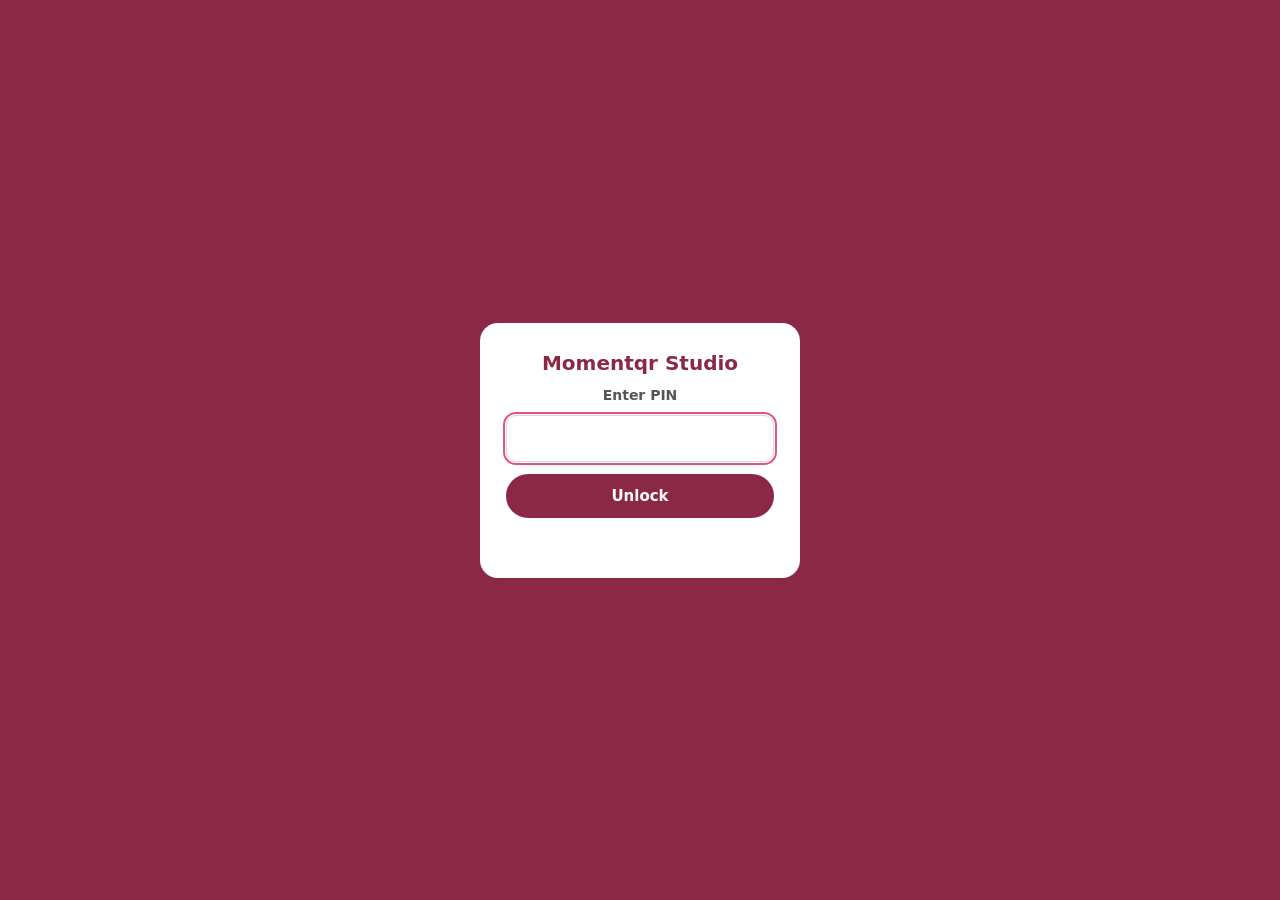
<file: studio-4rgdtr/index.html>
<!doctype html>
<html lang="en">
<head>
<meta charset="utf-8">
<meta name="viewport" content="width=device-width, initial-scale=1">
<meta name="robots" content="noindex">
<title>Momentqr Studio · Dashboard</title>
<link rel="stylesheet" href="admin.css?v=20261128a">
<script src="../app/config.js?v=20261128a"></script>
</head>
<body data-page="dash">
<div class="page">
  <div class="toolbar">
    <h2 style="margin:0;color:#8A2846;font-size:20px;flex:1">Your clients</h2>
    <a class="btn main small" href="client.html" style="text-decoration:none">+ New client</a>
    <button type="button" class="btn sec small" id="reload">Refresh</button>
  </div>
  <div class="msg" id="msg" role="status"></div>
  <div class="cards4" id="list"></div>
</div>
<script src="admin.js?v=20261128a"></script>
<script>
(function(){
  const A = window.MQA, $ = id => document.getElementById(id);
  const EV = { birthday:'Birthday', wedding:'Wedding', aqiqah:'Aqiqah', babyshower:'Baby shower', graduation:'Graduation', custom:'Event' };
  function load(){
    $('list').textContent = ''; A.say('msg', 'Loading...');
    A.api({ op: 'listClients' }).then(r => {
      if (!r.ok) return A.say('msg', r.error || 'Could not load', true);
      A.say('msg', r.items.length ? '' : 'No clients yet. Click "+ New client".');
      r.items.forEach(c => {
        const d = document.createElement('div'); d.className = 'ccard';
        d.innerHTML = '<div style="display:flex;justify-content:space-between;gap:8px;align-items:center"><h3></h3><span class="badge"></span></div>'
          + '<div class="help meta"></div>'
          + '<div class="stats"><div><b class="nP">…</b>photos</div><div><b class="nW">…</b>wishes</div><div><b class="nH">…</b>hidden</div></div>'
          + '<div class="links-row"><a class="e">Edit</a><a class="p">Photos</a><a class="w">Wishes</a><a class="g" target="_blank" rel="noopener">Guest page</a><a class="t" target="_blank" rel="noopener">TV</a><button type="button" class="cp">Copy link</button></div>';
        d.querySelector('h3').textContent = c.NAME || '(no name)';
        const bd = d.querySelector('.badge'); bd.textContent = c.OPEN ? 'Open' : 'Closed'; bd.className = 'badge ' + (c.OPEN ? 'on' : 'off');
        d.querySelector('.meta').textContent = [EV[c.EVENT] || 'Birthday', c.DATE, c.CLOSE_AT ? 'closes ' + c.CLOSE_AT.replace('T', ' ') : '', c.ready ? '' : 'no folder yet'].filter(Boolean).join(' · ');
        d.querySelector('.e').href = 'client.html?code=' + c.code;
        d.querySelector('.p').href = 'photos.html?code=' + c.code;
        d.querySelector('.w').href = 'wishes.html?code=' + c.code;
        d.querySelector('.g').href = A.guestLink(c.code);
        d.querySelector('.t').href = A.tvLink(c.code);
        d.querySelector('.cp').onclick = () => { (navigator.clipboard ? navigator.clipboard.writeText(A.guestLink(c.code)) : Promise.reject()).then(() => A.say('msg', 'Copied: ' + A.guestLink(c.code))).catch(() => A.say('msg', A.guestLink(c.code))); };
        $('list').appendChild(d);
        if (c.ready) A.api({ op: 'stats', code: c.code }).then(s => {
          if (!s.ok) return;
          d.querySelector('.nP').textContent = s.photos - s.hidden; d.querySelector('.nW').textContent = s.wishes; d.querySelector('.nH').textContent = s.hidden;
        });
        else ['.nP','.nW','.nH'].forEach(k => d.querySelector(k).textContent = '0');
      });
    }).catch(() => A.say('msg', 'No connection.', true));
  }
  $('reload').onclick = load;
  A.ready(load);
})();
</script>
</body>
</html>
</file>
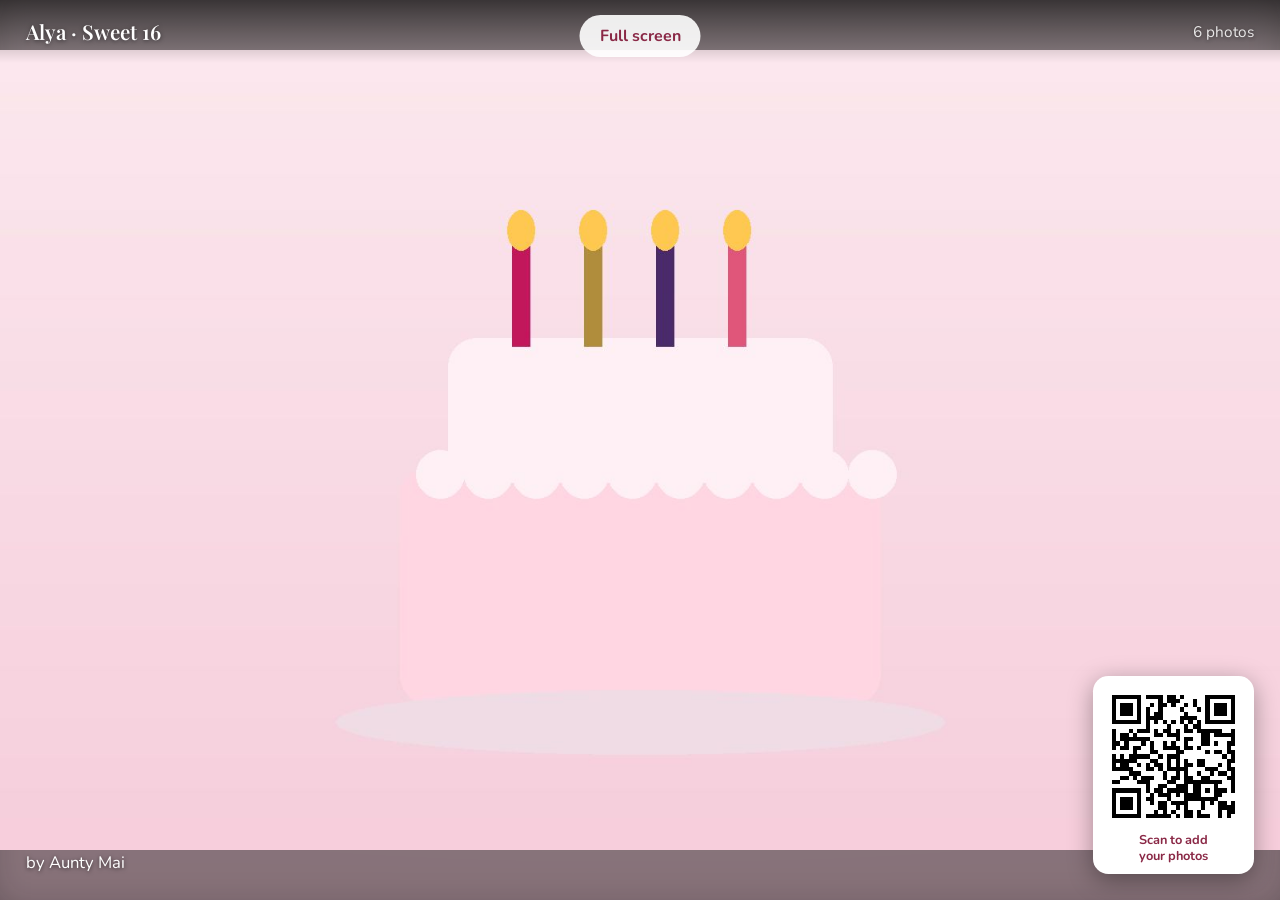
<file: demo/tv.html>
<!doctype html>
<html lang="en">
<head>
<meta charset="utf-8">
<meta name="viewport" content="width=device-width, initial-scale=1">
<title>Live Slideshow</title>
<script>
const SETTINGS = {
  NAME        : "Alya",
  TITLE       : "Sweet 16",
  DATE        : "12 December 2026",
  INVITE_LINE : "You're invited to",
  MESSAGE     : "This is a demo page. Try Tap to open, upload and wishes (nothing is saved in the demo).",
  THEME       : "blush",
  BG_COLOR    : "",
  BG_IMAGE    : "../library/backgrounds/pink-balloons.jpg",
  SONG        : "",
  PHOTO       : "photo.jpg",
  UPLOAD_LINK : ""
};
</script>
<link href="https://fonts.googleapis.com/css2?family=Great+Vibes&family=Playfair+Display:ital,wght@0,500;0,600;1,500&family=Pinyon+Script&family=Cormorant+Garamond:ital,wght@0,500;0,600;1,500&family=Fredoka:wght@400;500;600;700&family=Nunito:wght@400;600;700&display=swap" rel="stylesheet">
<link rel="stylesheet" href="../app/style.css?v=20261128a">
</head>
<body>
<script src="../app/qrcode.js?v=20261128a"></script>
<script src="../app/text.js?v=20261128a"></script>
<script src="../app/tv.js?v=20261128a"></script>
</body>
</html>
</file>
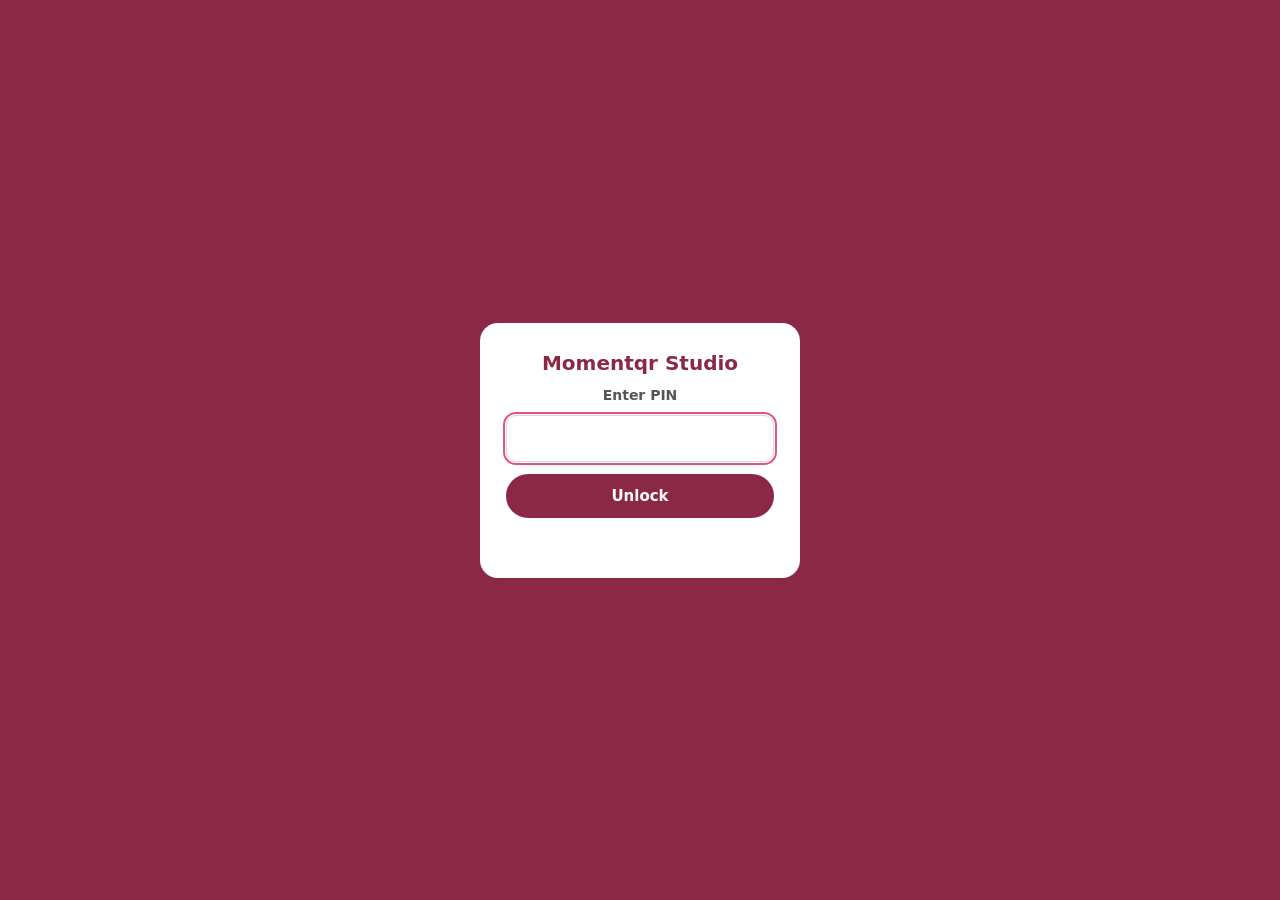
<file: studio-4rgdtr/business.html>
<!doctype html>
<html lang="en">
<head>
<meta charset="utf-8">
<meta name="viewport" content="width=device-width, initial-scale=1">
<meta name="robots" content="noindex">
<title>Momentqr Studio · Business</title>
<link rel="stylesheet" href="admin.css?v=20261128a">
<script src="../app/config.js?v=20261128a"></script>
</head>
<body data-page="biz">
<div class="page" style="max-width:760px">
  <section class="box" aria-labelledby="bizTitle">
    <h2 id="bizTitle"><span>&#9733;</span>Business home page (momentqr.github.io)</h2>
    <div class="row">
      <div class="field"><label for="bWa">WhatsApp number</label><input type="text" id="bWa" inputmode="tel" placeholder="012-345 6789"></div>
      <div class="field"><label for="bWaText">WhatsApp first message</label><input type="text" id="bWaText" maxlength="160" value="Hi Momentqr! I'm interested in the QR photo gallery for my party."></div>
      <div class="field"><label for="bBasic">Basic package price</label><input type="text" id="bBasic" placeholder="RM99" maxlength="30"></div>
      <div class="field"><label for="bPremium">Premium package price</label><input type="text" id="bPremium" placeholder="RM199" maxlength="30"></div>
    </div>
    <div class="inline" style="margin-top:12px"><button type="button" class="btn main" id="bSave">Save business info</button><a class="btn sec" href="../" target="_blank" rel="noopener" style="text-decoration:none">Open home page</a></div>
    <div class="msg" id="bMsg" role="status"></div>
  </section>
</div>
<script src="admin.js?v=20261128a"></script>
<script>
(function(){
  const A = window.MQA, $ = id => document.getElementById(id), val = id => $(id).value.trim();
  A.ready(() => {
    fetch(A.API + '?action=biz').then(r => r.json()).then(r => {
      if (!r.ok) return; const b = r.biz || {};
      $('bWa').value = b.WHATSAPP ? '0' + String(b.WHATSAPP).replace(/^60/, '') : '';
      if (b.WA_TEXT) $('bWaText').value = b.WA_TEXT;
      $('bBasic').value = b.BASIC_PRICE || ''; $('bPremium').value = b.PREMIUM_PRICE || '';
    }).catch(() => {});
  });
  $('bSave').onclick = () => {
    let wa = $('bWa').value.replace(/\D/g, '');
    if (wa) { if (wa.startsWith('0')) wa = '6' + wa; if (!wa.startsWith('60')) wa = '60' + wa; if (!/^60\d{8,11}$/.test(wa)) return A.say('bMsg', 'WhatsApp number looks wrong. Example: 012-345 6789', true); }
    const price = v => { v = v.trim(); return !v ? '' : (/^\d/.test(v) ? 'RM' + v : v); };
    $('bSave').disabled = true; A.say('bMsg', 'Saving...');
    A.api({ op: 'saveBiz', biz: { WHATSAPP: wa, WA_TEXT: val('bWaText'), BASIC_PRICE: price($('bBasic').value), PREMIUM_PRICE: price($('bPremium').value) } })
      .then(r => { $('bSave').disabled = false; r.ok ? A.say('bMsg', 'Saved! The home page shows it now.') : A.say('bMsg', r.error, true); })
      .catch(() => { $('bSave').disabled = false; A.say('bMsg', 'No connection.', true); });
  };
})();
</script>
</body>
</html>
</file>
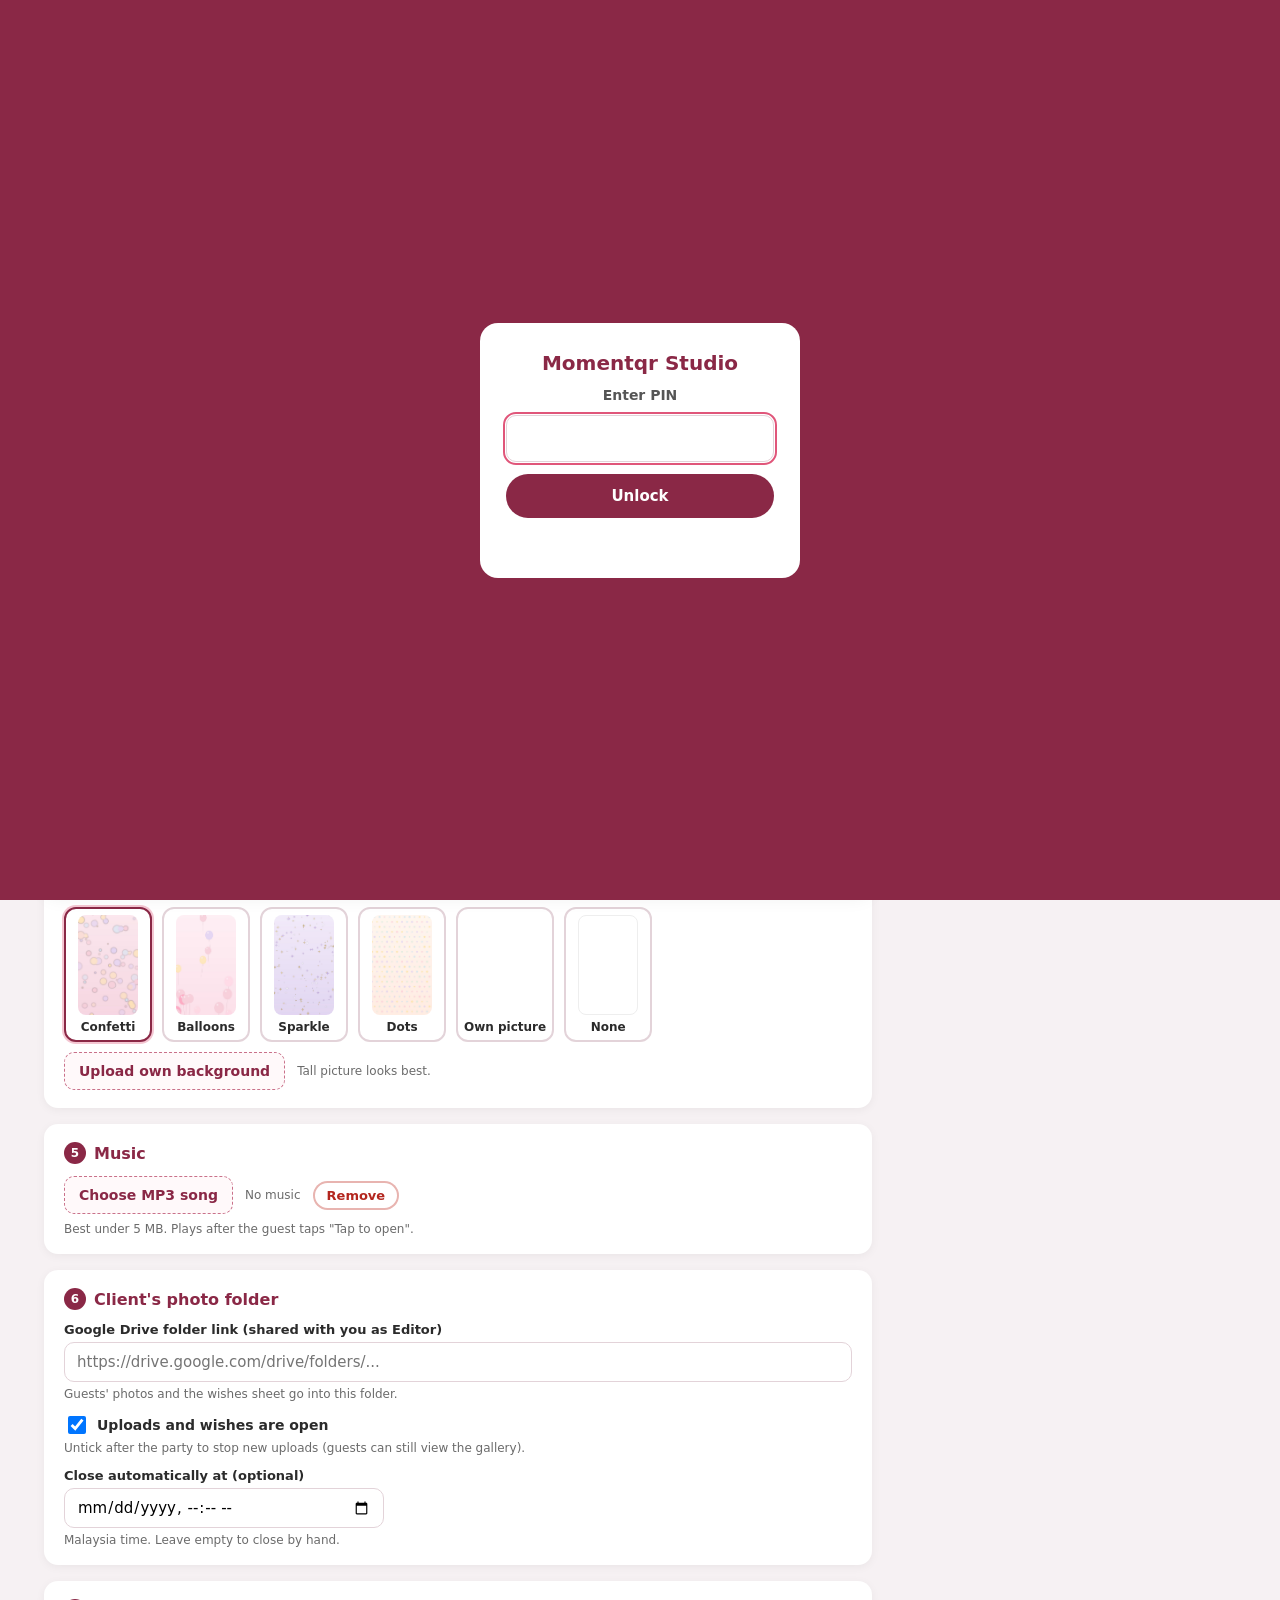
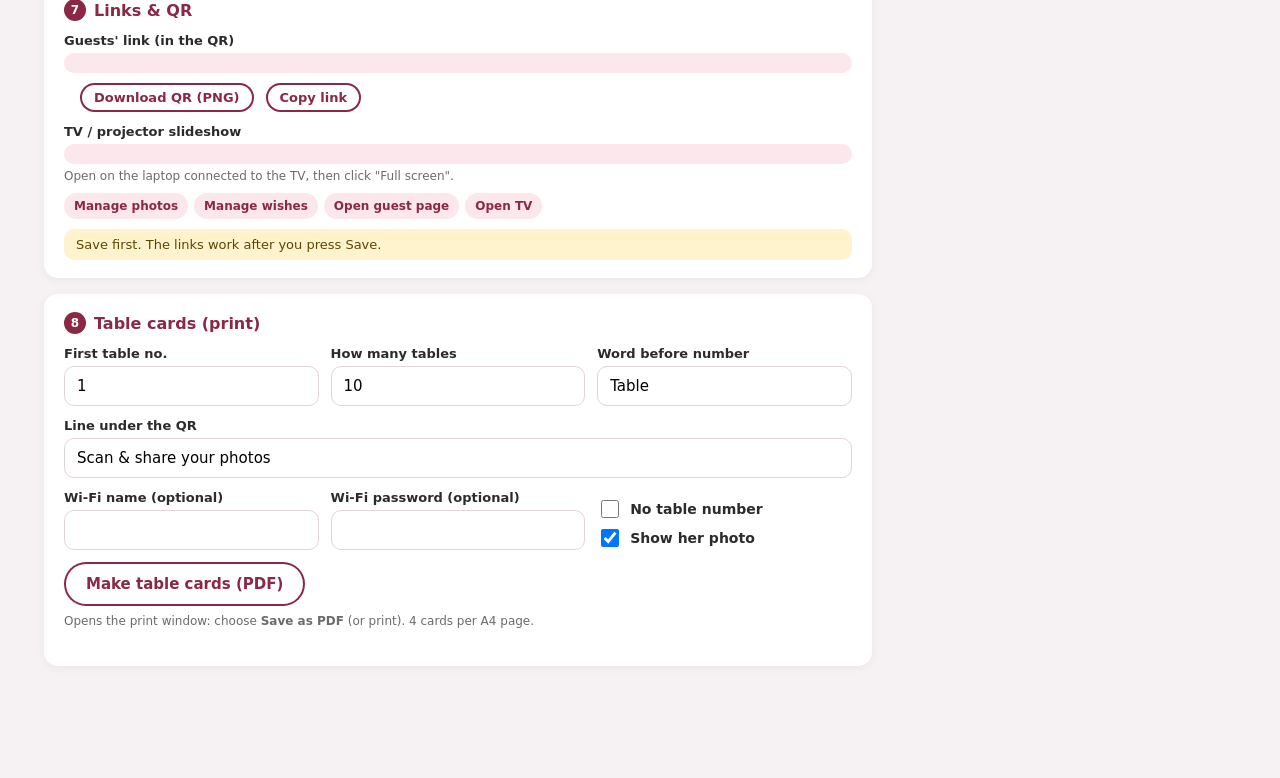
<file: studio-4rgdtr/client.html>
<!doctype html>
<html lang="en">
<head>
<meta charset="utf-8">
<meta name="viewport" content="width=device-width, initial-scale=1">
<meta name="robots" content="noindex">
<title>Momentqr Studio · Client</title>
<link rel="stylesheet" href="admin.css?v=20261128a">
<script src="../app/config.js?v=20261128a"></script>
<script src="../app/qrcode.js?v=20261128a"></script>
<script src="../app/text.js?v=20261128a"></script>
</head>
<body data-page="client">
<div class="wrap">
<div class="colmain">
<form id="f" autocomplete="off" style="display:flex;flex-direction:column;gap:16px" onsubmit="return false">
    <section class="box">
      <h2><span>1</span>Event details <small class="help" id="editingNote" style="margin-left:auto;font-weight:400"></small></h2>
      <div class="row">
        <div class="field"><label for="event">Event type</label><select id="event">
          <option value="birthday">Birthday</option><option value="wedding">Wedding</option><option value="aqiqah">Aqiqah</option>
          <option value="babyshower">Baby shower</option><option value="graduation">Graduation</option><option value="custom">Other (custom text)</option></select></div>
        <div class="field"><label for="lang">Page language</label><select id="lang"><option value="en">English</option><option value="ms">Bahasa Melayu</option></select></div>
        <div class="field full" id="headlineRow" style="display:none"><label for="headline">Top line (custom event)</label><input type="text" id="headline" maxlength="40" placeholder="e.g. Majlis Kesyukuran"></div>
        <div class="field"><label for="name">Name</label><input type="text" id="name" placeholder="e.g. Aisyah  or  Adam &amp; Hawa" maxlength="40"></div>
        <div class="field"><label for="title">Title</label><input type="text" id="title" value="Sweet Birthday" maxlength="40"><span class="help">e.g. Sweet 16, 7th Birthday</span></div>
        <div class="field"><label for="date">Date</label><input type="text" id="date" placeholder="12 December 2026" maxlength="40"></div>
        <div class="field"><label for="invite">Small line on top</label><input type="text" id="invite" value="You're invited to" maxlength="40"></div>
        <div class="field full"><label for="message">Thank-you message</label><textarea id="message" maxlength="200">Thank you for celebrating with me! Share your photos and leave me a wish.</textarea></div>
      </div>
    </section>

    <section class="box">
      <h2><span>2</span>Theme colour</h2>
      <div class="choices">
        <label class="choice"><input type="radio" name="theme" value="blush" checked><div class="sw" style="background:linear-gradient(135deg,#FBE7EC 50%,#8A2846 50%)"></div>Blush pink</label>
        <label class="choice"><input type="radio" name="theme" value="lilac"><div class="sw" style="background:linear-gradient(135deg,#EFE7F8 50%,#4B2A6B 50%)"></div>Lilac &amp; gold</label>
        <label class="choice"><input type="radio" name="theme" value="pastel"><div class="sw" style="background:linear-gradient(135deg,#FFF4EC 50%,#C2185B 50%)"></div>Cute pastel</label>
      </div>
    </section>

    <section class="box">
      <h2><span>3</span>Main photo</h2>
      <div class="inline">
        <img class="photoprev" id="photoPrev" alt="Her photo preview">
        <label class="filebtn">Choose photo<input type="file" id="photo" accept="image/*"></label>
        <span class="filename" id="photoName">No photo</span>
        <button type="button" class="btn danger small" id="photoRemove">Remove</button>
      </div>
    </section>

    <section class="box">
      <h2><span>4</span>Background</h2>
      <div class="choices" id="bgs">
        <label class="choice"><input type="radio" name="bg" value="pink-confetti" checked><img class="bgthumb" src="../library/backgrounds/pink-confetti.jpg" alt="">Confetti</label>
        <label class="choice"><input type="radio" name="bg" value="pink-balloons"><img class="bgthumb" src="../library/backgrounds/pink-balloons.jpg" alt="">Balloons</label>
        <label class="choice"><input type="radio" name="bg" value="lilac-sparkle"><img class="bgthumb" src="../library/backgrounds/lilac-sparkle.jpg" alt="">Sparkle</label>
        <label class="choice"><input type="radio" name="bg" value="pastel-dots"><img class="bgthumb" src="../library/backgrounds/pastel-dots.jpg" alt="">Dots</label>
        <label class="choice"><input type="radio" name="bg" value="own"><img class="bgthumb" id="ownBgThumb" alt="">Own picture</label>
        <label class="choice"><input type="radio" name="bg" value=""><div class="bgthumb" style="background:#fff;border:1px solid #eee"></div>None</label>
      </div>
      <div class="inline" style="margin-top:10px">
        <label class="filebtn">Upload own background<input type="file" id="ownBg" accept="image/*"></label>
        <span class="help">Tall picture looks best.</span>
      </div>
    </section>

    <section class="box">
      <h2><span>5</span>Music</h2>
      <div class="inline">
        <label class="filebtn">Choose MP3 song<input type="file" id="song" accept="audio/mpeg,audio/mp3,audio/*"></label>
        <span class="filename" id="songName">No music</span>
        <button type="button" class="btn danger small" id="songRemove">Remove</button>
      </div>
      <p class="help" style="margin:8px 0 0">Best under 5 MB. Plays after the guest taps "Tap to open".</p>
    </section>

    <section class="box">
      <h2><span>6</span>Client's photo folder</h2>
      <div class="field"><label for="folder">Google Drive folder link (shared with you as Editor)</label>
        <input type="text" id="folder" placeholder="https://drive.google.com/drive/folders/...">
        <span class="help" id="folderInfo">Guests' photos and the wishes sheet go into this folder.</span></div>
      <label class="check" style="margin-top:12px"><input type="checkbox" id="open" checked> Uploads and wishes are open</label>
      <span class="help">Untick after the party to stop new uploads (guests can still view the gallery).</span>
      <div class="field" style="margin-top:12px;max-width:320px"><label for="closeAt">Close automatically at (optional)</label><input type="datetime-local" id="closeAt" style="font:inherit;font-size:15px;padding:9px 12px;border:1.5px solid #E3D3D9;border-radius:10px">
        <span class="help">Malaysia time. Leave empty to close by hand.</span></div>
    </section>

    <section class="box" id="linksBox">
      <h2><span>7</span>Links &amp; QR</h2>
      <div class="field"><label>Guests' link (in the QR)</label><div class="linkbox" id="guestLink"></div></div>
      <div class="qrprev" style="margin-top:10px"><div id="qrBox" role="img" aria-label="QR code of the guests' link"></div>
        <div class="inline"><button type="button" class="btn sec small" id="qrPng">Download QR (PNG)</button><button type="button" class="btn sec small" id="copyLink">Copy link</button></div></div>
      <div class="field" style="margin-top:12px"><label>TV / projector slideshow</label><div class="linkbox" id="tvLink"></div>
        <span class="help">Open on the laptop connected to the TV, then click "Full screen".</span></div>
      <div class="links-row" style="margin-top:10px"><a id="toPhotos" href="photos.html">Manage photos</a><a id="toWishes" href="wishes.html">Manage wishes</a><a id="openGuest" target="_blank" rel="noopener">Open guest page</a><a id="openTv" target="_blank" rel="noopener">Open TV</a></div>
      <p class="note" id="saveFirst" style="margin:10px 0 0">Save first. The links work after you press Save.</p>
    </section>

    <section class="box">
      <h2><span>8</span>Table cards (print)</h2>
      <div class="row3">
        <div class="field"><label for="tStart">First table no.</label><input type="text" id="tStart" value="1" inputmode="numeric"></div>
        <div class="field"><label for="tCount">How many tables</label><input type="text" id="tCount" value="10" inputmode="numeric"></div>
        <div class="field"><label for="tWord">Word before number</label><input type="text" id="tWord" value="Table" maxlength="12"></div>
        <div class="field full"><label for="cardLine">Line under the QR</label><input type="text" id="cardLine" value="Scan &amp; share your photos" maxlength="50"></div>
        <div class="field"><label for="wifiName">Wi-Fi name (optional)</label><input type="text" id="wifiName" maxlength="40"></div>
        <div class="field"><label for="wifiPass">Wi-Fi password (optional)</label><input type="text" id="wifiPass" maxlength="40"></div>
        <div class="field" style="justify-content:flex-end"><label class="check"><input type="checkbox" id="noNum"> No table number</label>
          <label class="check"><input type="checkbox" id="cardPhoto" checked> Show her photo</label></div>
      </div>
      <div class="inline" style="margin-top:12px"><button type="button" class="btn sec" id="makeCards">Make table cards (PDF)</button></div>
      <p class="help" style="margin:8px 0 0">Opens the print window: choose <b>Save as PDF</b> (or print). 4 cards per A4 page.</p>
      <div class="msg" id="cardMsg" role="status"></div>
    </section>

    <div class="savebar">
      <button type="button" class="btn main" id="save">Save</button>
      <button type="button" class="btn danger small" id="del">Delete this page</button><a class="btn sec small" href="./" style="text-decoration:none">Back to dashboard</a>
      <div class="msg" id="msg" role="status"></div>
    </div>
  </form>
</div>
<aside id="aside">
  <div class="prevhead">Live preview (phone)</div>
  <div class="phone"><iframe id="preview" title="Phone preview of the party page"></iframe></div>
  <div class="note">Preview only. Uploads in the preview are not saved.</div>
</aside>
</div>
<script src="admin.js?v=20261128a"></script>
<script>
(function(){
  const $ = id => document.getElementById(id);
  const ROOT = new URL('../', location.href).href;
  const SITE = ROOT;   // e.g. https://momentqr.github.io/
  const FONTS = 'https://fonts.googleapis.com/css2?family=Great+Vibes&family=Playfair+Display:ital,wght@0,500;0,600;1,500&family=Pinyon+Script&family=Cormorant+Garamond:ital,wght@0,500;0,600;1,500&family=Fredoka:wght@400;500;600;700&family=Nunito:wght@400;600;700&display=swap';
  const thumb = (id, w) => 'https://drive.google.com/thumbnail?id=' + encodeURIComponent(id) + '&sz=w' + w;
  const val = id => $(id).value.trim();
  const radio = n => { const r = document.querySelector('input[name="' + n + '"]:checked'); return r ? r.value : ''; };
  const esc = t => String(t).replace(/[&<>"']/g, ch => ({'&':'&amp;','<':'&lt;','>':'&gt;','"':'&quot;',"'":'&#39;'}[ch]));
  function say(id, t, err){ $(id).textContent = t; $(id).className = 'msg ' + (err ? 'err' : 'ok'); }

  const A = window.MQA;
  const api = A.api;
  // ---------------- editor state ----------------
  let cur = null;           // { code, isNew, saved, photoId, bgId, songId }
  const media = { photo: undefined, bg: undefined, song: undefined };  // undefined = keep, null = remove, {blob,url}
  function randomCode(){ const a = 'abcdefghjkmnpqrstuvwxyz23456789', r = new Uint32Array(6); crypto.getRandomValues(r); let c = ''; r.forEach(n => c += a[n % a.length]); return c; }

  function resetMedia(){ ['photo','bg','song'].forEach(k => { if (media[k] && media[k].url) URL.revokeObjectURL(media[k].url); media[k] = undefined; }); $('photo').value = ''; $('ownBg').value = ''; $('song').value = ''; }
  function setEvent(){ $('headlineRow').style.display = $('event').value === 'custom' ? '' : 'none'; }
  $('event').onchange = () => { setEvent(); update(); };
  const DEF = {
    en: { invite: "You're invited to", message: 'Thank you for celebrating with me! Share your photos and leave me a wish.' },
    ms: { invite: 'Jemputan ke', message: 'Terima kasih kerana meraikan bersama! Kongsi gambar dan tinggalkan ucapan anda.' }
  };
  $('lang').onchange = () => {
    const to = $('lang').value, from = to === 'ms' ? 'en' : 'ms';
    if (!val('invite') || val('invite') === DEF[from].invite) $('invite').value = DEF[to].invite;
    if (!val('message') || val('message') === DEF[from].message) $('message').value = DEF[to].message;
    update();
  };
  function newClient(){
    resetMedia();
    cur = { code: randomCode(), isNew: true, saved: false, photoId: '', bgId: '', songId: '' };
    $('event').value = 'birthday'; $('lang').value = 'en'; $('headline').value = ''; setEvent();
    $('name').value = ''; $('title').value = 'Sweet Birthday'; $('date').value = ''; $('invite').value = "You're invited to";
    $('message').value = 'Thank you for celebrating with me! Share your photos and leave me a wish.';
    document.querySelector('input[name=theme][value=blush]').checked = true;
    document.querySelector('input[name=bg][value="pink-confetti"]').checked = true;
    $('folder').value = ''; $('folderInfo').textContent = 'Guests’ photos and the wishes sheet go into this folder.'; $('open').checked = true; $('closeAt').value = '';
    $('editingNote').textContent = 'New client';
    refreshMediaUi(); update();
  }
  function openClient(code){
    say('msg', 'Loading...');
    api({ op: 'getClient', code: code }).then(r => {
      if (!r.ok) { say('msg', r.error + ' (starting a new client instead)', true); return newClient(); }
      const c = r.client; resetMedia();
      cur = { code: c.code, isNew: false, saved: true, photoId: c.photoId || '', bgId: c.bgId || '', songId: c.songId || '' };
      $('event').value = c.EVENT || 'birthday'; $('lang').value = c.LANG || 'en'; $('headline').value = c.HEADLINE || ''; setEvent();
      $('name').value = c.NAME || ''; $('title').value = c.TITLE || ''; $('date').value = c.DATE || '';
      $('invite').value = c.INVITE_LINE || ''; $('message').value = c.MESSAGE || '';
      (document.querySelector('input[name=theme][value="' + (c.THEME || 'blush') + '"]') || {}).checked = true;
      const bgv = c.bgId ? 'own' : (c.BG_LIBRARY || '');
      (document.querySelector('input[name=bg][value="' + bgv + '"]') || {}).checked = true;
      $('folder').value = c.folderId ? 'https://drive.google.com/drive/folders/' + c.folderId : '';
      $('folderInfo').textContent = c.folderName ? 'Connected: ' + c.folderName : 'Guests’ photos and the wishes sheet go into this folder.';
      $('open').checked = c.OPEN !== false; $('closeAt').value = c.CLOSE_AT || '';
      $('editingNote').textContent = 'Editing: ' + (c.NAME || c.code);
      say('msg', '');
      refreshMediaUi(); update();
    }).catch(() => say('msg', 'No connection.', true));
  }
  A.ready(() => { const code = A.param('code'); if (code) openClient(code); else newClient(); });

  // ---------------- media ----------------
  function shrink(file, maxW, maxH, q){
    return new Promise((res, rej) => {
      const url = URL.createObjectURL(file), img = new Image();
      img.onload = () => { const s = Math.min(1, maxW / img.width, maxH / img.height), c = document.createElement('canvas');
        c.width = Math.round(img.width * s); c.height = Math.round(img.height * s); c.getContext('2d').drawImage(img, 0, 0, c.width, c.height);
        URL.revokeObjectURL(url); c.toBlob(b => b ? res(b) : rej('Could not read picture'), 'image/jpeg', q); };
      img.onerror = () => { URL.revokeObjectURL(url); rej('Could not read picture'); };
      img.src = url;
    });
  }
  function photoSrc(){ return media.photo ? media.photo.url : (media.photo === null ? '' : (cur && cur.photoId ? thumb(cur.photoId, 600) : '')); }
  function bgOwnSrc(){ return media.bg ? media.bg.url : (media.bg === null ? '' : (cur && cur.bgId ? thumb(cur.bgId, 1600) : '')); }
  function hasSong(){ return media.song ? true : (media.song === null ? false : !!(cur && cur.songId)); }
  function refreshMediaUi(){
    const p = photoSrc(); $('photoPrev').src = p || ROOT + 'library/sample-photo.jpg';
    $('photoName').textContent = media.photo ? media.photo.name : (p ? 'Saved photo' : 'No photo');
    const ob = bgOwnSrc(); if (ob) $('ownBgThumb').src = ob; else { $('ownBgThumb').removeAttribute('src'); }
    $('songName').textContent = media.song ? media.song.name : (hasSong() ? 'Saved song' : 'No music');
  }
  $('photo').onchange = async e => { const f = e.target.files[0]; if (!f) return;
    try { const b = await shrink(f, 800, 800, .85); media.photo = { blob: b, url: URL.createObjectURL(b), name: f.name }; refreshMediaUi(); update(); } catch(err){ say('msg', String(err), true); } };
  $('photoRemove').onclick = () => { media.photo = null; $('photo').value = ''; refreshMediaUi(); update(); };
  $('ownBg').onchange = async e => { const f = e.target.files[0]; if (!f) return;
    try { const b = await shrink(f, 1080, 1920, .82); media.bg = { blob: b, url: URL.createObjectURL(b), name: f.name };
      document.querySelector('input[name=bg][value="own"]').checked = true; refreshMediaUi(); update(); } catch(err){ say('msg', String(err), true); } };
  $('song').onchange = e => { const f = e.target.files[0]; if (!f) return;
    if (f.size > 15 * 1024 * 1024) return say('msg', 'Song is too big. Please use one under 15 MB (best under 5 MB).', true);
    media.song = { blob: f, url: URL.createObjectURL(f), name: f.name + ' (' + (f.size/1048576).toFixed(1) + ' MB)' }; refreshMediaUi(); update(); };
  $('songRemove').onclick = () => { media.song = null; $('song').value = ''; refreshMediaUi(); update(); };

  // ---------------- preview ----------------
  function previewSettings(){
    const bg = radio('bg');
    return {
      NAME: val('name') || 'Birthday Girl', TITLE: val('title'), DATE: val('date'), INVITE_LINE: val('invite'), MESSAGE: val('message'),
      THEME: radio('theme') || 'blush', BG_COLOR: '', EVENT: $('event').value, LANG: $('lang').value, HEADLINE: val('headline'),
      BG_IMAGE: bg === 'own' ? bgOwnSrc() : (bg ? ROOT + 'library/backgrounds/' + bg + '.jpg' : ''),
      PHOTO: photoSrc() || ROOT + 'library/sample-photo.jpg',
      SONG: media.song ? media.song.url : '', UPLOAD_LINK: ''
    };
  }
  let t;
  function update(){
    clearTimeout(t);
    t = setTimeout(() => {
      if (!cur) return;
      const s = JSON.stringify(previewSettings()).replace(/</g, '\\u003c');
      $('preview').srcdoc = '<!doctype html><html><head><meta charset="utf-8"><meta name="viewport" content="width=device-width, initial-scale=1">'
        + '<base href="' + ROOT + 'p/"><script>const SETTINGS = ' + s + ';<\/script><link href="' + FONTS + '" rel="stylesheet">'
        + '<link rel="stylesheet" href="../app/style.css?v=20261128a"></head><body><script src="../app/text.js?v=20261128a"><\/script><script src="../app/app.js?v=20261128a"><\/script></body></html>';
      $('guestLink').textContent = SITE + 'p/?c=' + cur.code;
      $('tvLink').textContent = SITE + 'p/tv.html?c=' + cur.code;
      $('saveFirst').style.display = cur.saved ? 'none' : '';
      ['toPhotos','toWishes','openGuest','openTv'].forEach(i => $(i).style.display = cur.saved ? '' : 'none');
      $('toPhotos').href = 'photos.html?code=' + cur.code; $('toWishes').href = 'wishes.html?code=' + cur.code;
      $('openGuest').href = SITE + 'p/?c=' + cur.code; $('openTv').href = SITE + 'p/tv.html?c=' + cur.code;
      drawQr();
    }, 250);
  }
  $('f').addEventListener('input', update); $('f').addEventListener('change', update);

  // ---------------- save ----------------
  const toB64 = blob => new Promise((res, rej) => { const fr = new FileReader(); fr.onload = () => res(fr.result.split(',')[1]); fr.onerror = rej; fr.readAsDataURL(blob); });
  $('save').onclick = async () => {
    if (!cur) return;
    if (!val('name')) return say('msg', 'Please type her name.', true);
    if (!val('folder')) return say('msg', 'Please paste the client’s Drive folder link (step 6).', true);
    $('save').disabled = true; say('msg', 'Saving... (songs can take a little while)');
    try {
      const bg = radio('bg');
      const body = { op: 'saveClient', code: cur.code, folder: val('folder'),
        client: { NAME: val('name'), TITLE: val('title'), DATE: val('date'), INVITE_LINE: val('invite'), MESSAGE: val('message'),
          THEME: radio('theme') || 'blush', BG_COLOR: '', BG_LIBRARY: bg && bg !== 'own' ? bg : '', OPEN: $('open').checked,
          EVENT: $('event').value, LANG: $('lang').value, HEADLINE: val('headline'), CLOSE_AT: $('closeAt').value } };
      if (media.photo) body.photo = { mime: 'image/jpeg', data: await toB64(media.photo.blob) }; else if (media.photo === null) body.photo = null;
      if (bg === 'own' && media.bg) body.bg = { mime: 'image/jpeg', data: await toB64(media.bg.blob) };
      else if (bg !== 'own' && cur.bgId) body.bg = null;
      else if (media.bg === null) body.bg = null;
      if (media.song) body.song = { mime: media.song.blob.type || 'audio/mpeg', data: await toB64(media.song.blob) }; else if (media.song === null) body.song = null;
      const r = await api(body);
      if (!r.ok) { say('msg', r.error, true); $('save').disabled = false; return; }
      const c = r.client;
      cur = { code: c.code, isNew: false, saved: true, photoId: c.photoId || '', bgId: c.bgId || '', songId: c.songId || '' };
      resetMedia(); refreshMediaUi();
      $('folderInfo').textContent = c.folderName ? 'Connected: ' + c.folderName : '';
      $('editingNote').textContent = 'Editing: ' + (c.NAME || c.code);
      say('msg', 'Saved! The guests’ page is live (changes show within about 1 minute).');
      history.replaceState(null, '', '?code=' + c.code);
      update();
    } catch(err){ say('msg', 'Could not save: ' + err, true); }
    $('save').disabled = false;
  };
  $('del').onclick = () => {
    if (!cur || !cur.saved) { location.href = './'; return; }
    if (!confirm('Delete this party page? Guests’ photos in her folder are NOT deleted.')) return;
    api({ op: 'deleteClient', code: cur.code }).then(r => { if (r.ok) location.href = './'; else say('msg', r.error, true); });
  };

  // ---------------- QR ----------------
  function qrSvg(text, color){
    const m = window.makeQR(text), n = m.length, q = 2; let d = '';
    for (let r = 0; r < n; r++) for (let c = 0; c < n; c++) if (m[r][c]) d += 'M' + (c+q) + ' ' + (r+q) + 'h1v1h-1z';
    return '<svg xmlns="http://www.w3.org/2000/svg" viewBox="0 0 ' + (n+2*q) + ' ' + (n+2*q) + '" shape-rendering="crispEdges"><rect width="100%" height="100%" fill="#fff"/><path d="' + d + '" fill="' + (color || '#000') + '"/></svg>';
  }
  const guestLink = () => $('guestLink').textContent;
  function drawQr(){ try { $('qrBox').innerHTML = qrSvg(guestLink()); } catch(e){} }
  $('qrPng').onclick = () => {
    const m = window.makeQR(guestLink()), n = m.length, q = 4, s = 20, c = document.createElement('canvas');
    c.width = c.height = (n + 2*q) * s; const g = c.getContext('2d'); g.fillStyle = '#fff'; g.fillRect(0,0,c.width,c.height); g.fillStyle = '#000';
    for (let r = 0; r < n; r++) for (let k = 0; k < n; k++) if (m[r][k]) g.fillRect((k+q)*s, (r+q)*s, s, s);
    c.toBlob(b => { const a = document.createElement('a'); a.href = URL.createObjectURL(b); a.download = 'qr-' + cur.code + '.png'; document.body.appendChild(a); a.click(); a.remove(); });
  };
  $('copyLink').onclick = () => { (navigator.clipboard ? navigator.clipboard.writeText(guestLink()) : Promise.reject()).then(() => say('msg', 'Link copied.')).catch(() => say('msg', 'Select the link and copy it.', true)); };

  // ---------------- table cards ----------------
  const THEMES = {
    blush:  { bg:'#FBE7EC', ink:'#5E1A30', main:'#8A2846', accent:'#C9718A', script:"'Great Vibes',cursive", head:"'Playfair Display',Georgia,serif" },
    lilac:  { bg:'#EFE7F8', ink:'#2F1846', main:'#4B2A6B', accent:'#B08D3C', script:"'Pinyon Script',cursive", head:"'Cormorant Garamond',Georgia,serif" },
    pastel: { bg:'#FFF4EC', ink:'#6B2140', main:'#C2185B', accent:'#FF8FB1', script:"'Fredoka',sans-serif", head:"'Fredoka',sans-serif" }
  };
  function photoData(){
    return new Promise(res => {
      if (!$('cardPhoto').checked) return res('');
      const src = photoSrc(); if (!src) return res('');
      const img = new Image(); img.crossOrigin = 'anonymous';
      img.onload = () => { const c = document.createElement('canvas'); c.width = c.height = 300; const g = c.getContext('2d');
        const s = Math.max(300/img.width, 300/img.height); g.drawImage(img, (300 - img.width*s)/2, (300 - img.height*s)/2, img.width*s, img.height*s);
        try { res(c.toDataURL('image/jpeg', .85)); } catch(e){ res(src); } };
      img.onerror = () => res(''); img.src = src;
    });
  }
  $('makeCards').onclick = async () => {
    if (!cur) return;
    if (!cur.saved) say('cardMsg', 'Tip: press Save first so the QR works.', true);
    const start = parseInt(val('tStart'), 10) || 1, count = Math.min(200, Math.max(1, parseInt(val('tCount'), 10) || 1));
    const noNum = $('noNum').checked, th = THEMES[radio('theme')] || THEMES.blush, s = previewSettings();
    const qr = qrSvg(guestLink(), th.ink), photo = await photoData();
    const wifi = val('wifiName') ? '<div class="wifi">Wi-Fi: <b>' + esc(val('wifiName')) + '</b>' + (val('wifiPass') ? ' &nbsp;·&nbsp; Password: <b>' + esc(val('wifiPass')) + '</b>' : '') + '</div>' : '';
    const n = noNum ? 4 : count, cards = [];
    const kick = window.MQ_TEXT ? window.MQ_TEXT(s).kick : 'Happy Birthday';
    for (let i = 0; i < n; i++) cards.push('<div class="c"><div class="in">' + (kick ? '<div class="k">' + esc(kick) + '</div>' : '')
      + (photo ? '<img class="p" src="' + photo + '" alt="">' : '') + '<div class="nm">' + esc(s.NAME) + '</div>'
      + '<div class="dt">' + esc([s.TITLE, s.DATE].filter(Boolean).join(' · ')) + '</div><div class="qr">' + qr + '</div>'
      + '<div class="ln">' + esc(val('cardLine')) + '</div>' + wifi + (noNum ? '' : '<div class="tb">' + esc(val('tWord')) + ' ' + (start + i) + '</div>') + '</div></div>');
    const pages = []; for (let i = 0; i < cards.length; i += 4) pages.push('<div class="pg">' + cards.slice(i, i+4).join('') + '</div>');
    const doc = '<!doctype html><html><head><meta charset="utf-8"><title>Table cards</title><link href="' + FONTS + '" rel="stylesheet"><style>'
      + '@page{size:A4;margin:0}*{box-sizing:border-box}body{margin:0;font-family:Nunito,system-ui,sans-serif;-webkit-print-color-adjust:exact;print-color-adjust:exact}'
      + '.pg{width:210mm;height:297mm;display:grid;grid-template-columns:105mm 105mm;grid-template-rows:148.5mm 148.5mm;page-break-after:always;break-after:page}'
      + '.c{border:0.2mm dashed #bbb;padding:6mm;background:#fff}'
      + '.in{height:100%;border-radius:5mm;background:' + th.bg + ';border:0.6mm solid ' + th.accent + ';display:flex;flex-direction:column;align-items:center;justify-content:center;gap:2mm;text-align:center;color:' + th.ink + ';padding:4mm}'
      + '.k{font-size:8pt;letter-spacing:2.5pt;text-transform:uppercase;font-weight:700;color:' + th.main + '}'
      + '.p{width:20mm;height:20mm;border-radius:50%;object-fit:cover;border:0.8mm solid #fff;box-shadow:0 0 0 0.4mm ' + th.accent + '}'
      + '.nm{font-family:' + th.script + ';font-size:30pt;line-height:1;color:' + th.main + '}'
      + '.dt{font-family:' + th.head + ';font-style:italic;font-size:10pt}'
      + '.qr{width:42mm;height:42mm;background:#fff;border-radius:3mm;padding:1.5mm}.qr svg{width:100%;height:100%;display:block}'
      + '.ln{font-family:' + th.head + ';font-size:11pt;font-weight:600;color:' + th.main + '}.wifi{font-size:7.5pt}'
      + '.tb{margin-top:1mm;font-weight:700;font-size:12pt;color:#fff;background:' + th.main + ';border-radius:99px;padding:1.2mm 6mm}'
      + '</style></head><body>' + pages.join('') + '</body></html>';
    let fr = $('printFrame');
    if (!fr) { fr = document.createElement('iframe'); fr.id = 'printFrame'; fr.title = 'Table cards'; fr.style.cssText = 'position:fixed;right:0;bottom:0;width:1px;height:1px;border:0;opacity:0'; document.body.appendChild(fr); }
    fr.onload = () => { const w = fr.contentWindow, go = () => setTimeout(() => { w.focus(); w.print(); }, 300); (w.document.fonts && w.document.fonts.ready) ? w.document.fonts.ready.then(go) : go(); };
    fr.srcdoc = doc;
    if (cur.saved) say('cardMsg', 'Print window opening: choose "Save as PDF" as the printer.');
  };

})();
</script>
</body>
</html>
</file>
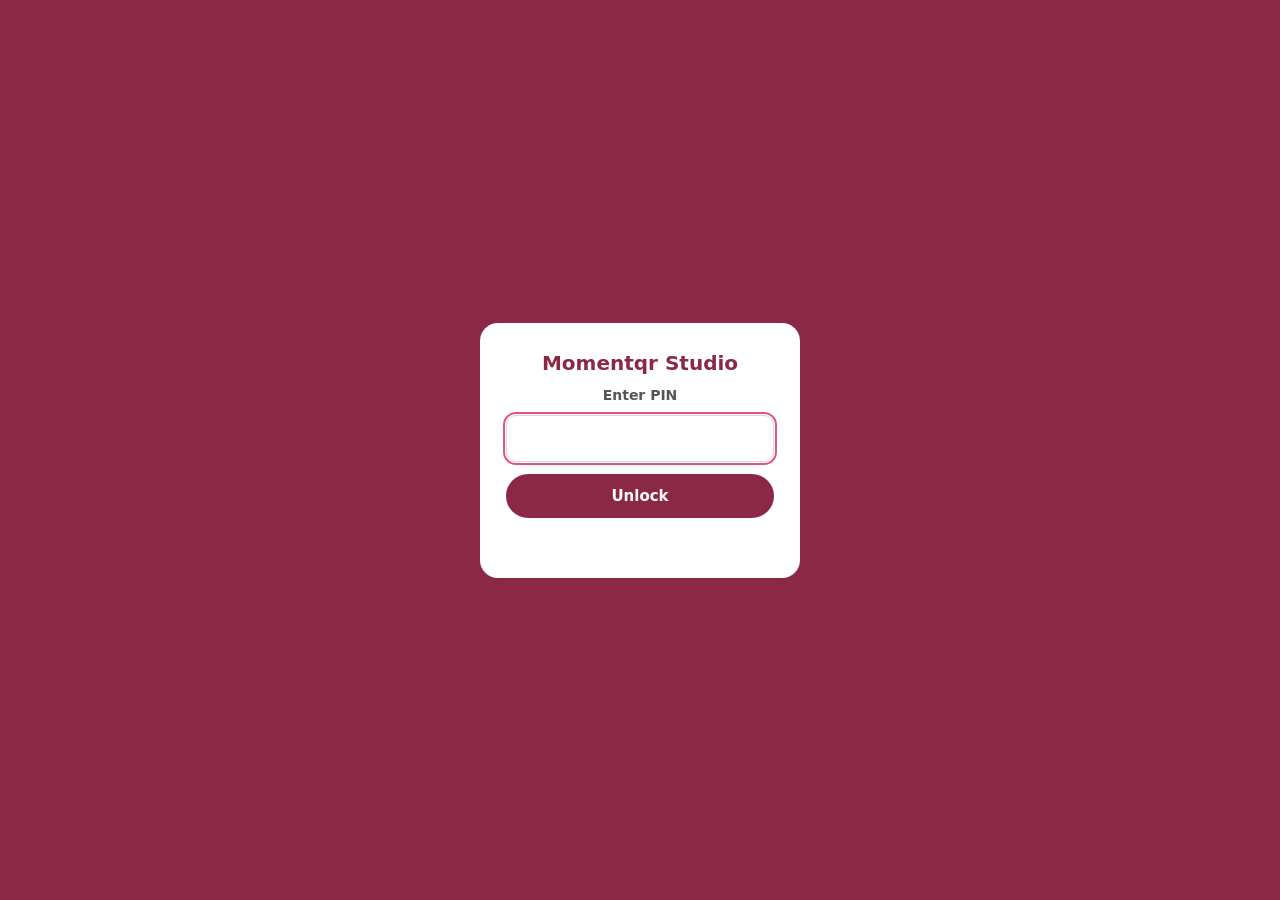
<file: studio-4rgdtr/photos.html>
<!doctype html>
<html lang="en">
<head>
<meta charset="utf-8">
<meta name="viewport" content="width=device-width, initial-scale=1">
<meta name="robots" content="noindex">
<title>Momentqr Studio · Photos</title>
<link rel="stylesheet" href="admin.css?v=20261128a">
<script src="../app/config.js?v=20261128a"></script>
</head>
<body data-page="photos">
<div class="page">
  <div class="toolbar">
    <label for="client" class="help" style="font-weight:700">Client</label>
    <select id="client"></select>
    <button type="button" class="btn sec small" id="reload">Refresh</button>
    <label class="check"><input type="checkbox" id="auto"> Auto-refresh (party mode)</label>
  </div>
  <p class="help" style="margin:-6px 0 12px"><b>Hide</b> removes a photo from the gallery and TV straight away (you can show it again). <b>Delete</b> moves it to the bin.</p>
  <div class="msg" id="msg" role="status"></div>
  <div class="pgrid" id="grid"></div>
</div>
<script src="admin.js?v=20261128a"></script>
<script>
(function(){
  const A = window.MQA, $ = id => document.getElementById(id);
  let code = '', timer = null;
  function load(){
    if (!code) return;
    A.say('msg', 'Loading...');
    A.api({ op: 'photos', code }).then(r => {
      if (!r.ok) return A.say('msg', r.error, true);
      const hid = r.items.filter(p => p.hidden).length;
      A.say('msg', r.items.length + ' photos & videos' + (hid ? ' · ' + hid + ' hidden' : ''));
      const g = $('grid'); g.textContent = '';
      r.items.forEach(p => {
        const d = document.createElement('div'); d.className = 'pcell' + (p.hidden ? ' hid' : '');
        d.innerHTML = '<div class="im"><img alt=""></div><div class="act"><span class="by"></span><span><button type="button" class="btn sec small h"></button> <button type="button" class="btn danger small x">Delete</button></span></div>';
        A.img(d.querySelector('img'), code, p.id, 'small');
        if (p.hidden) d.querySelector('.im').insertAdjacentHTML('beforeend', '<span class="tag">Hidden</span>');
        if (p.video) d.querySelector('.im').insertAdjacentHTML('beforeend', '<span class="tag" style="left:auto;right:6px">Video</span>');
        d.querySelector('.by').textContent = p.by || '';
        const h = d.querySelector('.h'); h.textContent = p.hidden ? 'Show' : 'Hide';
        h.onclick = () => { h.disabled = true; A.api({ op: 'hidePhoto', code, id: p.id, hidden: !p.hidden }).then(x => x.ok ? load() : (A.say('msg', x.error, true), h.disabled = false)); };
        d.querySelector('.x').onclick = () => {
          if (!confirm('Delete this photo? It goes to the Google Drive bin.')) return;
          A.api({ op: 'deletePhoto', code, id: p.id }).then(x => x.ok ? load() : A.say('msg', x.error, true));
        };
        d.querySelector('.im').onclick = () => window.open(A.thumb(p.id, 1600), '_blank', 'noopener');
        g.appendChild(d);
      });
    }).catch(() => A.say('msg', 'No connection.', true));
  }
  $('reload').onclick = load;
  $('auto').onchange = () => { clearInterval(timer); if ($('auto').checked) timer = setInterval(load, 20000); };
  A.ready(() => A.clientPicker('client', c => { code = c; load(); }));
})();
</script>
</body>
</html>
</file>
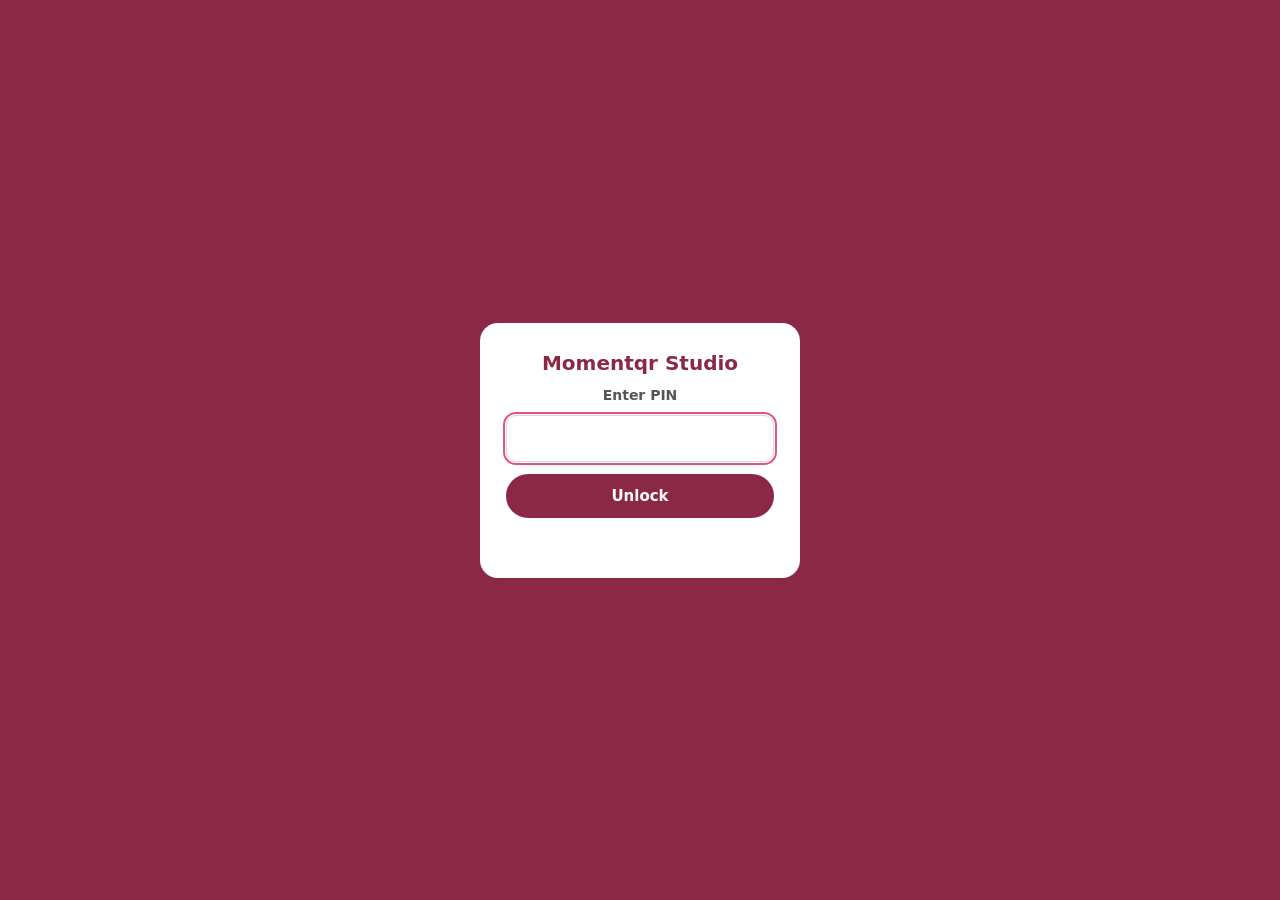
<file: studio-4rgdtr/wishes.html>
<!doctype html>
<html lang="en">
<head>
<meta charset="utf-8">
<meta name="viewport" content="width=device-width, initial-scale=1">
<meta name="robots" content="noindex">
<title>Momentqr Studio · Wishes</title>
<link rel="stylesheet" href="admin.css?v=20261128a">
<script src="../app/config.js?v=20261128a"></script>
</head>
<body data-page="wishes">
<div class="page">
  <div class="toolbar">
    <label for="client" class="help" style="font-weight:700">Client</label>
    <select id="client"></select>
    <button type="button" class="btn sec small" id="reload">Refresh</button>
    <label class="check"><input type="checkbox" id="auto"> Auto-refresh (party mode)</label>
  </div>
  <p class="help" style="margin:-6px 0 12px"><b>Hide</b> removes a wish from the party page and the TV bullets. All wishes stay in the "Birthday Wishes" sheet in the client's folder.</p>
  <div class="msg" id="msg" role="status"></div>
  <div class="wl" id="list"></div>
</div>
<script src="admin.js?v=20261128a"></script>
<script>
(function(){
  const A = window.MQA, $ = id => document.getElementById(id);
  let code = '', timer = null;
  function load(){
    if (!code) return;
    A.say('msg', 'Loading...');
    A.api({ op: 'wishesAll', code }).then(r => {
      if (!r.ok) return A.say('msg', r.error, true);
      const hid = r.items.filter(w => w.hidden).length;
      A.say('msg', r.items.length + ' wishes' + (hid ? ' · ' + hid + ' hidden' : ''));
      const l = $('list'); l.textContent = '';
      if (!r.items.length) l.innerHTML = '<p class="help">No wishes yet.</p>';
      r.items.forEach(w => {
        const d = document.createElement('div'); d.className = 'wrow' + (w.hidden ? ' hid' : '');
        d.innerHTML = '<div class="tx"><b></b><div></div></div><button type="button" class="btn sec small"></button>';
        d.querySelector('b').textContent = w.name; d.querySelector('.tx div').textContent = w.message;
        const b = d.querySelector('button'); b.textContent = w.hidden ? 'Show' : 'Hide';
        b.onclick = () => { b.disabled = true; A.api({ op: 'hideWish', code, row: w.row, hidden: !w.hidden }).then(x => x.ok ? load() : (A.say('msg', x.error, true), b.disabled = false)); };
        l.appendChild(d);
      });
    }).catch(() => A.say('msg', 'No connection.', true));
  }
  $('reload').onclick = load;
  $('auto').onchange = () => { clearInterval(timer); if ($('auto').checked) timer = setInterval(load, 20000); };
  A.ready(() => A.clientPicker('client', c => { code = c; load(); }));
})();
</script>
</body>
</html>
</file>
<file: app/style.css>
:root{
  --bg:#FBE7EC; --ink:#5E1A30; --main:#8A2846; --accent:#E0567A; --soft:#F4C6D2; --card:rgba(255,255,255,.82);
  --script:"Great Vibes",cursive; --head:"Playfair Display",Georgia,serif; --body:"Nunito",system-ui,sans-serif;
}
body.lilac{ --bg:#EFE7F8; --ink:#2F1846; --main:#4B2A6B; --accent:#B08D3C; --soft:#DCCDEE;
  --script:"Pinyon Script",cursive; --head:"Cormorant Garamond",Georgia,serif; }
body.pastel{ --bg:#FFF4EC; --ink:#6B2140; --main:#C2185B; --accent:#FF8FB1; --soft:#FFD6E2;
  --script:"Fredoka",system-ui,sans-serif; --head:"Fredoka",system-ui,sans-serif; }

*{box-sizing:border-box}
html,body{margin:0;min-height:100%}
body{font-family:var(--body);color:var(--ink);background:var(--bg);-webkit-font-smoothing:antialiased}
.bgimg{position:fixed;inset:0;z-index:-2;background-size:cover;background-position:center}
.veil{position:fixed;inset:0;z-index:-1;background:linear-gradient(rgba(255,255,255,.45),rgba(255,255,255,.65))}
.wrap{max-width:480px;margin:0 auto;padding:28px 18px 60px;text-align:center}
button{font:inherit;cursor:pointer}

/* cover */
#cover{min-height:100vh;min-height:100svh;display:flex;flex-direction:column;align-items:center;justify-content:center;gap:10px;padding:30px 20px}
.kick{font-size:12px;letter-spacing:4px;text-transform:uppercase;font-weight:700;color:var(--main)}
.avatar{width:150px;height:150px;border-radius:50%;object-fit:cover;border:5px solid #fff;box-shadow:0 0 0 2px var(--accent),0 10px 30px rgba(0,0,0,.12);background:var(--soft)}
.name{font-family:var(--script);font-size:68px;line-height:1.05;color:var(--main);margin:4px 0 0;font-weight:400}
body.pastel .name{font-weight:700;font-size:56px}
.title{font-family:var(--head);font-size:24px;font-weight:600;color:var(--ink);margin:0}
.date{font-family:var(--head);font-style:italic;font-size:18px;color:var(--accent);margin:2px 0 14px}
body.lilac .date{color:#8A6A2A}
.btn{display:inline-flex;align-items:center;justify-content:center;gap:8px;min-height:50px;padding:12px 30px;border-radius:999px;border:0;background:var(--main);color:#fff;font-weight:700;font-size:16px;box-shadow:0 8px 20px rgba(0,0,0,.15)}
.hint{font-size:12px;color:var(--main);opacity:.8}

/* main */
#main{display:none}
.top-photo{width:96px;height:96px;border-radius:50%;object-fit:cover;border:4px solid #fff;box-shadow:0 0 0 2px var(--accent);background:var(--soft)}
#main .name{font-size:54px}
.msg{font-size:15px;line-height:1.55;margin:8px auto 20px;max-width:340px}
.card{background:var(--card);border-radius:22px;padding:18px;margin:0 0 16px;box-shadow:0 6px 24px rgba(0,0,0,.06);-webkit-backdrop-filter:blur(6px);backdrop-filter:blur(6px)}
.card h2{font-family:var(--head);font-size:22px;margin:0 0 4px;color:var(--main)}
.card p.small{font-size:13px;margin:0 0 12px;opacity:.85}
.btn.wide{width:100%}
.btn.ghost{background:#fff;color:var(--main);box-shadow:inset 0 0 0 2px var(--main)}
#status{font-size:14px;font-weight:700;color:var(--main);min-height:20px;margin-top:10px}
.bar{height:8px;border-radius:8px;background:var(--soft);overflow:hidden;margin-top:8px;display:none}
.bar i{display:block;height:100%;width:0;background:var(--main);transition:width .3s}
.grid{display:grid;grid-template-columns:repeat(3,1fr);gap:6px;margin-top:10px}
.grid a{position:relative;display:block;aspect-ratio:1;border-radius:10px;overflow:hidden;background:var(--soft)}
.grid img{width:100%;height:100%;object-fit:cover;display:block}
.grid .play{position:absolute;inset:0;display:flex;align-items:center;justify-content:center}
.grid .play span{width:34px;height:34px;border-radius:50%;background:rgba(0,0,0,.45);display:flex;align-items:center;justify-content:center}
.empty{font-size:14px;opacity:.75;padding:14px 0}
.count{font-size:13px;opacity:.8}
form{display:flex;flex-direction:column;gap:8px;text-align:left}
label{font-size:13px;font-weight:700}
input[type=text],textarea{width:100%;font:inherit;font-size:16px;padding:11px 12px;border-radius:12px;border:1.5px solid var(--soft);background:#fff;color:var(--ink)}
textarea{min-height:80px;resize:vertical}
.wish{background:#fff;border-radius:14px;padding:10px 12px;margin-top:8px;text-align:left;font-size:14px;line-height:1.45}
.wish b{color:var(--main);display:block;font-size:13px}
#musicBtn{position:fixed;top:14px;right:14px;width:46px;height:46px;border-radius:50%;border:0;background:#fff;box-shadow:0 4px 14px rgba(0,0,0,.15);display:none;align-items:center;justify-content:center;z-index:5}
#musicBtn.off svg{opacity:.35}
.demo{font-size:12px;background:#FFF3CD;color:#6B5200;border-radius:10px;padding:8px 10px;margin-bottom:14px}
.foot{font-size:12px;opacity:.7;margin-top:18px}
input[type=file]{display:none}

/* ---------- TV slideshow ---------- */
body.tv{margin:0;height:100vh;overflow:hidden;background:#111;color:#fff;font-family:var(--body)}
.tv-stage{position:fixed;inset:0}
.tv-slide{position:absolute;inset:0;opacity:0;transition:opacity 1.2s ease}
.tv-slide.on{opacity:1}
.tv-blur{position:absolute;inset:-40px;background-size:cover;background-position:center;filter:blur(30px) brightness(.55)}
.tv-slide img{position:absolute;inset:0;margin:auto;max-width:100%;max-height:100%;width:auto;height:auto;object-fit:contain;display:block}
.tv-slide img:not([src]){width:100%;height:100%}
.tv-empty{position:absolute;inset:0;display:none;flex-direction:column;align-items:center;justify-content:center;text-align:center;background:var(--bg);color:var(--ink);gap:8px}
.tv-empty p{font-size:2.2vw;line-height:1.5;margin:10px 0 0}
.tv-kick{font-size:1.4vw;letter-spacing:.5vw;text-transform:uppercase;font-weight:700;color:var(--main)}
.tv-name{font-family:var(--script);font-size:9vw;line-height:1;color:var(--main)}
.tv-top{position:fixed;top:0;left:0;right:0;display:flex;justify-content:space-between;align-items:center;padding:1.4vw 2vw;background:linear-gradient(rgba(0,0,0,.55),transparent);font-size:1.6vw;text-shadow:0 1px 4px rgba(0,0,0,.5)}
.tv-title{font-family:var(--head);font-weight:600}
.tv-count{font-size:1.2vw;opacity:.85}
.tv-qr{position:fixed;right:2vw;bottom:2vw;background:#fff;border-radius:1.2vw;padding:.8vw;display:flex;flex-direction:column;align-items:center;gap:.4vw;box-shadow:0 6px 24px rgba(0,0,0,.35)}
.tv-qr svg{width:11vw;height:11vw;display:block}
.tv-qr-text{color:var(--main);font-weight:700;font-size:1vw;text-align:center;line-height:1.25}
.tv-new{position:fixed;top:5vw;left:50%;transform:translate(-50%,-20px);background:var(--accent);color:#fff;font-weight:700;font-size:1.6vw;padding:.6vw 2vw;border-radius:99px;opacity:0;transition:all .4s}
.tv-new.on{opacity:1;transform:translate(-50%,0)}
.tv-wish{position:fixed;left:2vw;bottom:2vw;max-width:60vw;background:rgba(255,255,255,.92);color:#333;border-radius:1vw;padding:1vw 1.4vw;font-size:1.6vw;line-height:1.4;opacity:0;transform:translateY(10px);transition:all .5s}
.tv-wish.on{opacity:1;transform:none}
.tv-wish b{color:var(--main)}
.tv-full{position:fixed;top:1.2vw;left:50%;transform:translateX(-50%);font:inherit;font-weight:700;border:0;border-radius:99px;padding:10px 20px;background:rgba(255,255,255,.9);color:var(--main);cursor:pointer}

/* ---------- v3 additions ---------- */
#cover{position:relative;overflow:hidden}
.bullets{position:absolute;inset:0;pointer-events:none;z-index:0;overflow:hidden}
#cover > *:not(.bullets){position:relative;z-index:1}
.bullet{position:absolute;left:100%;white-space:nowrap;background:rgba(255,255,255,.88);color:var(--ink);border-radius:99px;padding:6px 14px;font-size:14px;box-shadow:0 3px 12px rgba(0,0,0,.08);animation:fly linear forwards}
.bullet b{color:var(--main)}
@keyframes fly{from{transform:translateX(0)}to{transform:translateX(calc(-100vw - 100%))}}
#main .kick{margin-bottom:6px}
.gname{display:block;text-align:left;font-size:13px;font-weight:700;margin:4px 0 4px}
#guestName{width:100%;font:inherit;font-size:16px;padding:11px 12px;border-radius:12px;border:1.5px solid var(--soft);background:#fff;color:var(--ink);margin-bottom:10px}
.twobtn{display:flex;flex-direction:column;gap:8px}
.grid .tile{position:relative;display:block;aspect-ratio:1;border-radius:10px;overflow:hidden;background:var(--soft);border:0;padding:0;cursor:pointer}
.grid .tile img{width:100%;height:100%;object-fit:cover;display:block}
.grid .tile:focus-visible{outline:3px solid var(--accent);outline-offset:2px}
.grid .play{position:absolute;inset:0;display:flex;align-items:center;justify-content:center}
.grid .play span{width:34px;height:34px;border-radius:50%;background:rgba(0,0,0,.45);display:flex;align-items:center;justify-content:center}
.lb{position:fixed;inset:0;z-index:20;background:rgba(15,10,12,.94);display:flex;align-items:center;justify-content:center}
.lb[hidden]{display:none}
.lb-fig{margin:0;max-width:94vw;max-height:88vh;display:flex;flex-direction:column;align-items:center;gap:10px}
.lb-fig img{max-width:94vw;max-height:80vh;object-fit:contain;border-radius:8px;display:block}
.lb-fig figcaption{color:#fff;font-size:14px;display:flex;gap:12px;align-items:center}
.lb-video{color:#fff;background:var(--main);padding:6px 14px;border-radius:99px;text-decoration:none;font-weight:700}
.lb-close{position:absolute;top:12px;right:12px;width:46px;height:46px;border-radius:50%;border:0;background:rgba(255,255,255,.15);color:#fff;font-size:30px;line-height:1;cursor:pointer}
.lb-nav{position:absolute;top:50%;transform:translateY(-50%);width:46px;height:64px;border:0;border-radius:12px;background:rgba(255,255,255,.12);color:#fff;font-size:40px;line-height:1;cursor:pointer}
.lb-prev{left:8px}.lb-next{right:8px}
/* TV bullet wishes */
.tv-bullets{position:fixed;left:0;right:0;top:9vw;bottom:16vw;pointer-events:none;overflow:hidden;z-index:2}
.tv-bullet{position:absolute;left:100%;white-space:nowrap;background:rgba(255,255,255,.9);color:#333;border-radius:99px;padding:.5vw 1.4vw;font-size:1.7vw;box-shadow:0 4px 18px rgba(0,0,0,.25);animation:tvfly linear forwards}
.tv-bullet b{color:var(--main)}
@keyframes tvfly{from{transform:translateX(0)}to{transform:translateX(calc(-100vw - 100%))}}
.tv-by{position:fixed;left:2vw;bottom:2vw;color:#fff;font-size:1.3vw;text-shadow:0 1px 4px rgba(0,0,0,.6)}

/* ---------- v3.1: TikTok-style viewer + video recorder ---------- */
.twobtn #recBtn{background:var(--accent)}
.btn.small.watch{min-height:36px;padding:6px 16px;font-size:14px;margin:8px 0 2px}
.grid .tile.vtile{background:linear-gradient(135deg,var(--main),var(--accent))}
.feed{position:fixed;inset:0;z-index:30;background:#000}
.feed[hidden]{display:none}
.feed-list{position:absolute;inset:0;display:flex;flex-direction:row;overflow-x:scroll;overflow-y:hidden;scroll-snap-type:x mandatory;-webkit-overflow-scrolling:touch;overscroll-behavior:contain;scrollbar-width:none}
.feed-list::-webkit-scrollbar{display:none}
.feed-item{position:relative;flex:0 0 100%;height:100%;min-height:100%;width:100%;scroll-snap-align:start;scroll-snap-stop:always;overflow:hidden;display:flex;align-items:center;justify-content:center;background:#000}
.feed-bg{position:absolute;inset:-30px;background-size:cover;background-position:center;filter:blur(28px) brightness(.45)}
.feed-media{position:relative;max-width:100%;max-height:100%;width:100%;height:100%;object-fit:contain;display:block}
.feed-demo{position:relative;width:80%;aspect-ratio:3/4;border-radius:16px}
.feed-info{position:absolute;left:0;right:0;bottom:0;padding:60px 18px 28px;background:linear-gradient(transparent,rgba(0,0,0,.65));color:#fff;font-size:15px;pointer-events:none}
.feed-info b{display:block;font-size:17px;margin-bottom:2px}
.feed-tag{display:inline-block;margin-top:6px;background:rgba(255,255,255,.2);border-radius:99px;padding:2px 10px;font-size:12px;font-weight:700}
.feed-load{position:absolute;inset:0;display:none;align-items:center;justify-content:center;color:#fff;font-weight:700;background:rgba(0,0,0,.35)}
.feed-close,.feed-sound{position:absolute;top:14px;width:46px;height:46px;border-radius:50%;border:0;background:rgba(255,255,255,.18);color:#fff;font-size:22px;line-height:1;cursor:pointer;z-index:2}
.feed-close{right:14px;font-size:30px}
.feed-sound{right:70px}
.feed-hint{position:absolute;left:50%;bottom:110px;transform:translateX(-50%);background:rgba(255,255,255,.9);color:#333;border-radius:99px;padding:8px 16px;font-size:14px;font-weight:700;opacity:0;transition:opacity .4s;pointer-events:none;z-index:2}
.feed-hint.on{opacity:1}
.rec{position:fixed;inset:0;z-index:35;background:#000;display:flex;align-items:center;justify-content:center}
.rec[hidden]{display:none}
.rec video{width:100%;height:100%;object-fit:cover;display:block}
.rec video[hidden]{display:none}
#recPlay{object-fit:contain}
.rec-top{position:absolute;top:0;left:0;right:0;display:flex;justify-content:space-between;align-items:center;padding:14px}
.rec-x,.rec-flip{width:46px;height:46px;border-radius:50%;border:0;background:rgba(255,255,255,.2);color:#fff;font-size:26px;line-height:1;cursor:pointer}
.rec-time{background:rgba(0,0,0,.45);color:#fff;font-weight:700;border-radius:99px;padding:6px 14px;font-variant-numeric:tabular-nums}
.rec-bottom{position:absolute;left:0;right:0;bottom:36px;display:flex;justify-content:center}
.rec-dot{width:78px;height:78px;border-radius:50%;border:5px solid #fff;background:transparent;display:flex;align-items:center;justify-content:center;cursor:pointer}
.rec-dot span{width:58px;height:58px;border-radius:50%;background:#E53935;transition:all .2s}
.rec-dot.on span{width:30px;height:30px;border-radius:6px}
.rec-dot[hidden]{display:none}
.rec-after{display:flex;gap:12px}
.rec-after[hidden]{display:none}
.rec-msg{position:absolute;top:70px;left:0;right:0;text-align:center;color:#fff;font-weight:700}
/* gallery = one big tap-to-watch button (TikTok style) */
.gal-hero{position:relative;display:flex;flex-direction:column;align-items:center;justify-content:center;gap:6px;width:100%;aspect-ratio:9/12;max-height:62vh;margin-top:10px;border:0;border-radius:18px;overflow:hidden;cursor:pointer;color:#fff;background:var(--main);padding:0}
.gal-bg{position:absolute;inset:0;background-size:cover;background-position:center;transform:scale(1.02)}
.gal-shade{position:absolute;inset:0;background:linear-gradient(rgba(0,0,0,.05),rgba(0,0,0,.55))}
.gal-play{position:relative;width:74px;height:74px;border-radius:50%;background:rgba(255,255,255,.92);color:var(--main);font-size:30px;display:flex;align-items:center;justify-content:center;padding-left:6px;box-shadow:0 8px 24px rgba(0,0,0,.25)}
.gal-n{position:relative;font-weight:800;font-size:18px;text-shadow:0 1px 6px rgba(0,0,0,.5)}
.gal-sub{position:relative;font-size:14px;opacity:.95;text-shadow:0 1px 6px rgba(0,0,0,.5)}
.gal-hero:focus-visible{outline:3px solid var(--accent);outline-offset:3px}
.gal-find{font-size:13px;opacity:.8;margin:14px 0 0;text-align:left}
.grid.small{grid-template-columns:repeat(4,1fr);gap:4px;margin-top:6px}
.grid.small .tile{border-radius:8px}

.feed-arrow{position:absolute;top:50%;transform:translateY(-50%);z-index:3;width:44px;height:64px;border:0;border-radius:12px;background:rgba(255,255,255,.14);color:#fff;font-size:38px;line-height:1;cursor:pointer}
.feed-left{left:8px}.feed-right{right:8px}
@media (hover:none){.feed-arrow{display:none}}
.grid[hidden],.count[hidden]{display:none !important}
/* gallery: 2 tall columns, scroll down, tap to open */
.grid.two{grid-template-columns:repeat(2,1fr);gap:8px;margin-top:10px}
.grid.two .tile{aspect-ratio:3/4;border-radius:14px}
.grid.two .tile img{object-fit:cover}
.tile-by{position:absolute;left:0;right:0;bottom:0;padding:18px 8px 6px;text-align:left;font-size:12px;font-weight:700;color:#fff;background:linear-gradient(transparent,rgba(0,0,0,.55));white-space:nowrap;overflow:hidden;text-overflow:ellipsis}
.grid.two .play span{width:44px;height:44px}
.grid.two .vtile{background:linear-gradient(135deg,var(--main),var(--accent))}

/* ---------- v3.2: Wishes | Gallery tabs, 2-column gallery, + Add sheet ---------- */
[hidden]{display:none !important}
#main{padding-bottom:84px}
.phead{position:sticky;top:0;z-index:6;display:flex;align-items:center;gap:10px;padding:10px 70px 10px 14px;background:rgba(255,255,255,.9);-webkit-backdrop-filter:blur(10px);backdrop-filter:blur(10px);box-shadow:0 1px 0 rgba(0,0,0,.06)}
.phead-av{width:42px;height:42px;border-radius:50%;object-fit:cover;border:2px solid #fff;box-shadow:0 0 0 2px var(--accent);background:var(--soft);flex:0 0 auto}
.phead-tx{min-width:0;text-align:left}
.phead-tx h1{margin:0;font-family:var(--head);font-size:19px;line-height:1.15;color:var(--main);white-space:nowrap;overflow:hidden;text-overflow:ellipsis}
.phead-tx div{font-size:12.5px;opacity:.8;white-space:nowrap;overflow:hidden;text-overflow:ellipsis}
#musicBtn{top:8px;right:12px;width:44px;height:44px;z-index:7}
#main .demo{margin:10px 14px 0}
.ended{margin:12px 14px 0;background:#fff;border-radius:16px;padding:12px 14px;text-align:center;box-shadow:0 4px 16px rgba(0,0,0,.06)}
.ended b{display:block;color:var(--main);font-size:17px}
.ended span{font-size:13.5px;opacity:.85}
.pane{max-width:560px;margin:0 auto;padding:12px 12px 20px}
#paneWishes{text-align:center}
#paneWishes .kick{margin:6px 0 2px}
#paneWishes .msg{margin:4px auto 12px}
#wishCard{text-align:left}
#wishStatus{margin-top:8px;font-weight:700;color:var(--main)}
.emo{display:flex;gap:6px;flex-wrap:wrap}
.emo button{border:0;background:#fff;border-radius:12px;min-width:44px;min-height:40px;font-size:20px;box-shadow:inset 0 0 0 1.5px var(--soft)}
#wishes .wish{border-left:4px solid var(--accent)}
.chips{display:flex;gap:6px;overflow-x:auto;padding:2px 2px 8px;scrollbar-width:none}
.chips::-webkit-scrollbar{display:none}
.chips button{flex:0 0 auto;min-height:36px;border:1.5px solid var(--soft);background:#fff;color:var(--main);border-radius:99px;padding:6px 14px;font-weight:700;font-size:14px}
.chips button.on{background:var(--main);border-color:var(--main);color:#fff}
.fnote{font-size:12.5px;opacity:.8;text-align:left;margin:0 2px 6px}
.fnote:empty{display:none}
.mas{display:flex;gap:8px;align-items:flex-start}
.mcol{flex:1;min-width:0;display:flex;flex-direction:column;gap:8px}
.mas .tile{position:relative;display:block;width:100%;border:0;padding:0;border-radius:14px;overflow:hidden;background:var(--soft);cursor:pointer;box-shadow:0 3px 10px rgba(0,0,0,.07)}
.mas .tile img{width:100%;height:100%;object-fit:cover;display:block}
.mas .tile:focus-visible{outline:3px solid var(--accent);outline-offset:2px}
.mas .vtile{background:linear-gradient(135deg,var(--main),var(--accent))}
.vbadge{position:absolute;top:8px;left:8px;display:flex;align-items:center;gap:4px;background:rgba(0,0,0,.55);color:#fff;font-size:11.5px;font-weight:700;border-radius:99px;padding:3px 8px}
.tile-fav{position:absolute;top:6px;right:8px;font-size:15px;display:none;filter:drop-shadow(0 1px 2px rgba(0,0,0,.4))}
.tile.faved .tile-fav{display:block}
.mas .tile-by{position:absolute;left:0;right:0;bottom:0;padding:20px 9px 7px;text-align:left;font-size:12px;font-weight:700;color:#fff;background:linear-gradient(transparent,rgba(0,0,0,.6));white-space:nowrap;overflow:hidden;text-overflow:ellipsis}
#empty{text-align:center;padding:30px 10px}
.newpill{position:fixed;top:72px;left:50%;transform:translateX(-50%);z-index:8;border:0;background:var(--accent);color:#fff;font-weight:800;font-size:14px;border-radius:99px;padding:10px 18px;box-shadow:0 6px 18px rgba(0,0,0,.25);animation:pillin .3s ease}
@keyframes pillin{from{opacity:0;transform:translate(-50%,-10px)}to{opacity:1;transform:translate(-50%,0)}}
.fab{position:fixed;right:16px;bottom:84px;z-index:8;display:flex;align-items:center;gap:6px;min-height:52px;padding:0 22px;border:0;border-radius:99px;background:var(--main);color:#fff;font-weight:800;font-size:16px;box-shadow:0 8px 22px rgba(0,0,0,.25)}
.fab span{font-size:24px;line-height:1;margin-top:-2px}
.tabbar{position:fixed;left:0;right:0;bottom:0;z-index:9;display:flex;background:rgba(255,255,255,.96);-webkit-backdrop-filter:blur(10px);backdrop-filter:blur(10px);box-shadow:0 -1px 0 rgba(0,0,0,.08);padding-bottom:env(safe-area-inset-bottom)}
.tabbar button{flex:1;display:flex;flex-direction:column;align-items:center;justify-content:center;gap:2px;min-height:62px;border:0;background:none;color:#9A8A90;font-weight:700;font-size:12.5px;position:relative}
.tabbar button.on{color:var(--main)}
.tabbar button.on::before{content:"";position:absolute;top:0;left:30%;right:30%;height:3px;border-radius:0 0 3px 3px;background:var(--main)}
.tabbar em{position:absolute;top:8px;left:calc(50% + 8px);font-style:normal;background:var(--accent);color:#fff;font-size:11px;font-weight:800;border-radius:99px;padding:1px 6px;min-width:18px}
.tabbar em:empty{display:none}
.sheet-wrap{position:fixed;inset:0;z-index:25}
.sheet-dim{position:absolute;inset:0;background:rgba(20,10,15,.5)}
.sheet{position:absolute;left:0;right:0;bottom:0;max-width:560px;margin:0 auto;background:#fff;border-radius:22px 22px 0 0;padding:10px 18px calc(18px + env(safe-area-inset-bottom));display:flex;flex-direction:column;gap:8px;animation:sheetup .25s ease;max-height:92vh;overflow:auto}
@keyframes sheetup{from{transform:translateY(40px);opacity:.4}to{transform:none;opacity:1}}
.sheet-grip{width:40px;height:5px;border-radius:5px;background:#ddd;margin:0 auto 4px}
.sheet h2{margin:0;font-family:var(--head);color:var(--main);font-size:22px;text-align:center}
.welcome{text-align:center;font-weight:700;color:var(--accent)}
.sheet .small{font-size:12.5px;opacity:.75;margin:6px 0 0;text-align:center}
#sheetProg{text-align:center;padding:10px 0}
#sheetProg b{color:var(--main);font-size:16px}
#sheetProg .bar{display:block;height:10px;margin-top:10px}
.sheet #status{text-align:center;margin:0}
.sheet-cancel{border:0;background:none;color:var(--main);font-weight:700;min-height:44px;font-size:15px}
.toast{position:fixed;left:50%;bottom:150px;transform:translate(-50%,20px);z-index:40;max-width:88vw;background:rgba(30,20,25,.92);color:#fff;font-weight:700;font-size:14px;text-align:center;border-radius:14px;padding:10px 16px;opacity:0;pointer-events:none;transition:all .3s}
.toast.on{opacity:1;transform:translate(-50%,0)}
.feed{transition:opacity .15s}
.feed-pos{position:absolute;top:24px;left:0;right:0;text-align:center;color:#fff;font-weight:700;font-size:14px;text-shadow:0 1px 4px rgba(0,0,0,.6);pointer-events:none;z-index:2}
.feed-info{padding-bottom:100px}
.feed-actions{position:absolute;left:12px;right:12px;bottom:calc(22px + env(safe-area-inset-bottom));z-index:3;display:flex;gap:8px}
.feed-actions button{display:flex;align-items:center;justify-content:center;gap:6px;min-height:50px;border:0;border-radius:99px;font-weight:800;font-size:15px}
.fa-heart{flex:0 0 50px;background:rgba(255,255,255,.18);color:#fff}
.fa-dl{flex:1;background:#fff;color:#222}
.fa-share{flex:0 0 auto;padding:0 16px;background:#25D366;color:#fff}
.feed-hint{bottom:96px}
.chips{gap:5px}
.chips button{padding:6px 11px;font-size:13.5px}
</file>
<file: studio-4rgdtr/admin.css>
*{box-sizing:border-box}
body{margin:0;font-family:system-ui,-apple-system,"Segoe UI",Roboto,sans-serif;background:#F6F1F3;color:#2B2B2B}
header{background:#8A2846;color:#fff;padding:14px 24px;display:flex;justify-content:space-between;align-items:center;gap:12px;flex-wrap:wrap}
header h1{margin:0;font-size:20px}
header .hbtns{display:flex;gap:8px;flex-wrap:wrap}
header a,header button{color:#fff;background:rgba(255,255,255,.15);border:0;border-radius:99px;padding:8px 14px;font:inherit;font-size:14px;font-weight:600;cursor:pointer;text-decoration:none}
.wrap{display:flex;flex-wrap:wrap;gap:24px;padding:24px;max-width:1240px;margin:0 auto;align-items:flex-start}
.colmain{flex:999 1 560px;min-width:0;display:flex;flex-direction:column;gap:16px}
.box{background:#fff;border-radius:14px;padding:18px 20px;box-shadow:0 2px 10px rgba(0,0,0,.05)}
.box h2{margin:0 0 12px;font-size:16px;color:#8A2846;display:flex;gap:8px;align-items:center}
.box h2 span{background:#8A2846;color:#fff;border-radius:50%;width:22px;height:22px;display:inline-flex;align-items:center;justify-content:center;font-size:12px;flex:0 0 22px}
.row{display:grid;grid-template-columns:repeat(2,minmax(0,1fr));gap:12px}
.row3{display:grid;grid-template-columns:repeat(3,minmax(0,1fr));gap:12px}
@media (max-width:640px){.row,.row3{grid-template-columns:1fr}}
.field{display:flex;flex-direction:column;gap:5px}
.field.full{grid-column:1/-1}
label{font-size:13px;font-weight:600}
.help{font-size:12px;color:#6B6B6B}
input[type=text],input[type=password],textarea,select{font:inherit;font-size:15px;padding:10px 12px;border:1.5px solid #E3D3D9;border-radius:10px;background:#fff;width:100%}
input:focus,textarea:focus,select:focus,button:focus-visible,a:focus-visible{outline:2px solid #E0567A;outline-offset:1px}
textarea{min-height:60px;resize:vertical}
.choices{display:flex;flex-wrap:wrap;gap:10px}
.choice{position:relative;border:2px solid #E3D3D9;border-radius:12px;padding:6px;background:#fff;cursor:pointer;text-align:center;font-size:12px;font-weight:600;min-width:88px}
.choice input{position:absolute;opacity:0;pointer-events:none}
.choice:has(input:checked){border-color:#8A2846;box-shadow:0 0 0 2px #F4C6D2}
.choice:has(input:focus-visible){outline:2px solid #E0567A}
.sw{width:74px;height:44px;border-radius:8px;margin:0 auto 5px}
.bgthumb{width:60px;height:100px;border-radius:8px;object-fit:cover;display:block;margin:0 auto 5px;background:#eee}
img.bgthumb:not([src]){visibility:hidden}
.filebtn{display:inline-flex;align-items:center;gap:8px;border:1.5px dashed #C9718A;border-radius:10px;padding:10px 14px;color:#8A2846;font-weight:600;font-size:14px;cursor:pointer;background:#FFF9FA}
.filebtn input{display:none}
.filename{font-size:12px;color:#6B6B6B}
.photoprev{width:64px;height:64px;border-radius:50%;object-fit:cover;border:2px solid #F4C6D2;background:#FBE7EC}
.inline{display:flex;gap:12px;align-items:center;flex-wrap:wrap}
.linkbox{font-family:ui-monospace,Consolas,monospace;font-size:14px;background:#FBE7EC;color:#5E1A30;padding:10px 12px;border-radius:10px;word-break:break-all}
.btn{font:inherit;font-weight:700;font-size:15px;border:0;border-radius:999px;padding:12px 22px;cursor:pointer;min-height:44px}
.btn.main{background:#8A2846;color:#fff}
.btn.sec{background:#fff;color:#8A2846;box-shadow:inset 0 0 0 2px #8A2846}
.btn.small{padding:7px 14px;min-height:0;font-size:13px}
.btn.danger{background:#fff;color:#B3261E;box-shadow:inset 0 0 0 2px #E8B4B0}
.btn:disabled{opacity:.5;cursor:not-allowed}
.msg{font-size:14px;font-weight:600;min-height:20px}
.msg.err{color:#B3261E}.msg.ok{color:#1E6B3A}
.check{display:flex;gap:8px;align-items:center;font-size:14px}
.check input{width:18px;height:18px}
table.cl{width:100%;border-collapse:collapse;font-size:14px}
table.cl th,table.cl td{text-align:left;padding:8px 6px;border-bottom:1px solid #F1E4E9}
table.cl th{font-size:12px;color:#6B6B6B;font-weight:600}
.badge{display:inline-block;font-size:11px;font-weight:700;padding:2px 8px;border-radius:99px}
.badge.on{background:#DDF3E4;color:#1E6B3A}.badge.off{background:#EEE;color:#555}
.savebar{position:sticky;bottom:0;background:#fff;border-radius:14px;padding:14px 20px;box-shadow:0 -4px 20px rgba(0,0,0,.08);display:flex;gap:12px;align-items:center;flex-wrap:wrap;z-index:3}
aside{flex:1 1 340px;position:sticky;top:16px;display:flex;flex-direction:column;align-items:center;gap:10px}
.phone{width:340px;max-width:100%;height:680px;border:12px solid #2B2B2B;border-radius:40px;overflow:hidden;background:#fff;box-shadow:0 12px 40px rgba(0,0,0,.15)}
.phone iframe{width:100%;height:100%;border:0;display:block}
.prevhead{font-size:13px;font-weight:700;color:#8A2846}
.qrprev{display:flex;gap:16px;align-items:center;flex-wrap:wrap}
.qrprev svg{width:120px;height:120px;background:#fff;border:1px solid #eee;border-radius:8px;display:block}
#lock{position:fixed;inset:0;z-index:50;background:#8A2846;display:flex;align-items:center;justify-content:center;padding:20px}
#lock form{background:#fff;border-radius:18px;padding:28px 26px;width:320px;max-width:100%;text-align:center;display:flex;flex-direction:column;gap:12px}
#lock h2{margin:0;color:#8A2846;font-size:20px}
#lock input{font-size:22px;letter-spacing:8px;text-align:center}
.hidden{display:none !important}
.note{font-size:13px;background:#FFF3CD;color:#5C4600;border-radius:10px;padding:8px 12px}

nav.tabs{display:flex;gap:6px;flex-wrap:wrap;padding:10px 24px;background:#fff;border-bottom:1px solid #F1E4E9;position:sticky;top:0;z-index:5}
nav.tabs a{padding:8px 14px;border-radius:99px;text-decoration:none;color:#8A2846;font-weight:600;font-size:14px}
nav.tabs a.on{background:#8A2846;color:#fff}
.page{max-width:1240px;margin:0 auto;padding:24px}
.cards4{display:grid;grid-template-columns:repeat(auto-fill,minmax(270px,1fr));gap:14px}
.ccard{background:#fff;border-radius:14px;padding:16px;box-shadow:0 2px 10px rgba(0,0,0,.05);display:flex;flex-direction:column;gap:8px}
.ccard h3{margin:0;font-size:17px;color:#5E1A30}
.stats{display:flex;gap:14px;font-size:13px;color:#555}
.stats b{font-size:18px;color:#8A2846;display:block}
.links-row{display:flex;gap:6px;flex-wrap:wrap}
.links-row a,.links-row button{font:inherit;font-size:12px;font-weight:700;padding:6px 10px;border-radius:99px;text-decoration:none;border:0;cursor:pointer;background:#FBE7EC;color:#8A2846}
.pgrid{display:grid;grid-template-columns:repeat(auto-fill,minmax(150px,1fr));gap:12px}
.pcell{background:#fff;border-radius:12px;overflow:hidden;box-shadow:0 2px 8px rgba(0,0,0,.06);display:flex;flex-direction:column}
.pcell .im{aspect-ratio:1;background:#eee;position:relative}
.pcell img{width:100%;height:100%;object-fit:cover;display:block}
.pcell.hid .im{opacity:.35}
.pcell .tag{position:absolute;top:6px;left:6px;background:#2B2B2B;color:#fff;font-size:11px;font-weight:700;padding:2px 8px;border-radius:99px}
.pcell .act{display:flex;gap:4px;padding:6px;justify-content:space-between;align-items:center;font-size:12px;color:#555}
.wl{display:flex;flex-direction:column;gap:8px}
.wrow{background:#fff;border-radius:12px;padding:10px 14px;display:flex;gap:12px;align-items:flex-start;box-shadow:0 2px 8px rgba(0,0,0,.05)}
.wrow.hid{opacity:.45}
.wrow .tx{flex:1;font-size:14px}
.wrow .tx b{color:#8A2846}
.toolbar{display:flex;gap:10px;align-items:center;flex-wrap:wrap;margin-bottom:14px}
.toolbar select{width:auto;min-width:220px}
</file>
